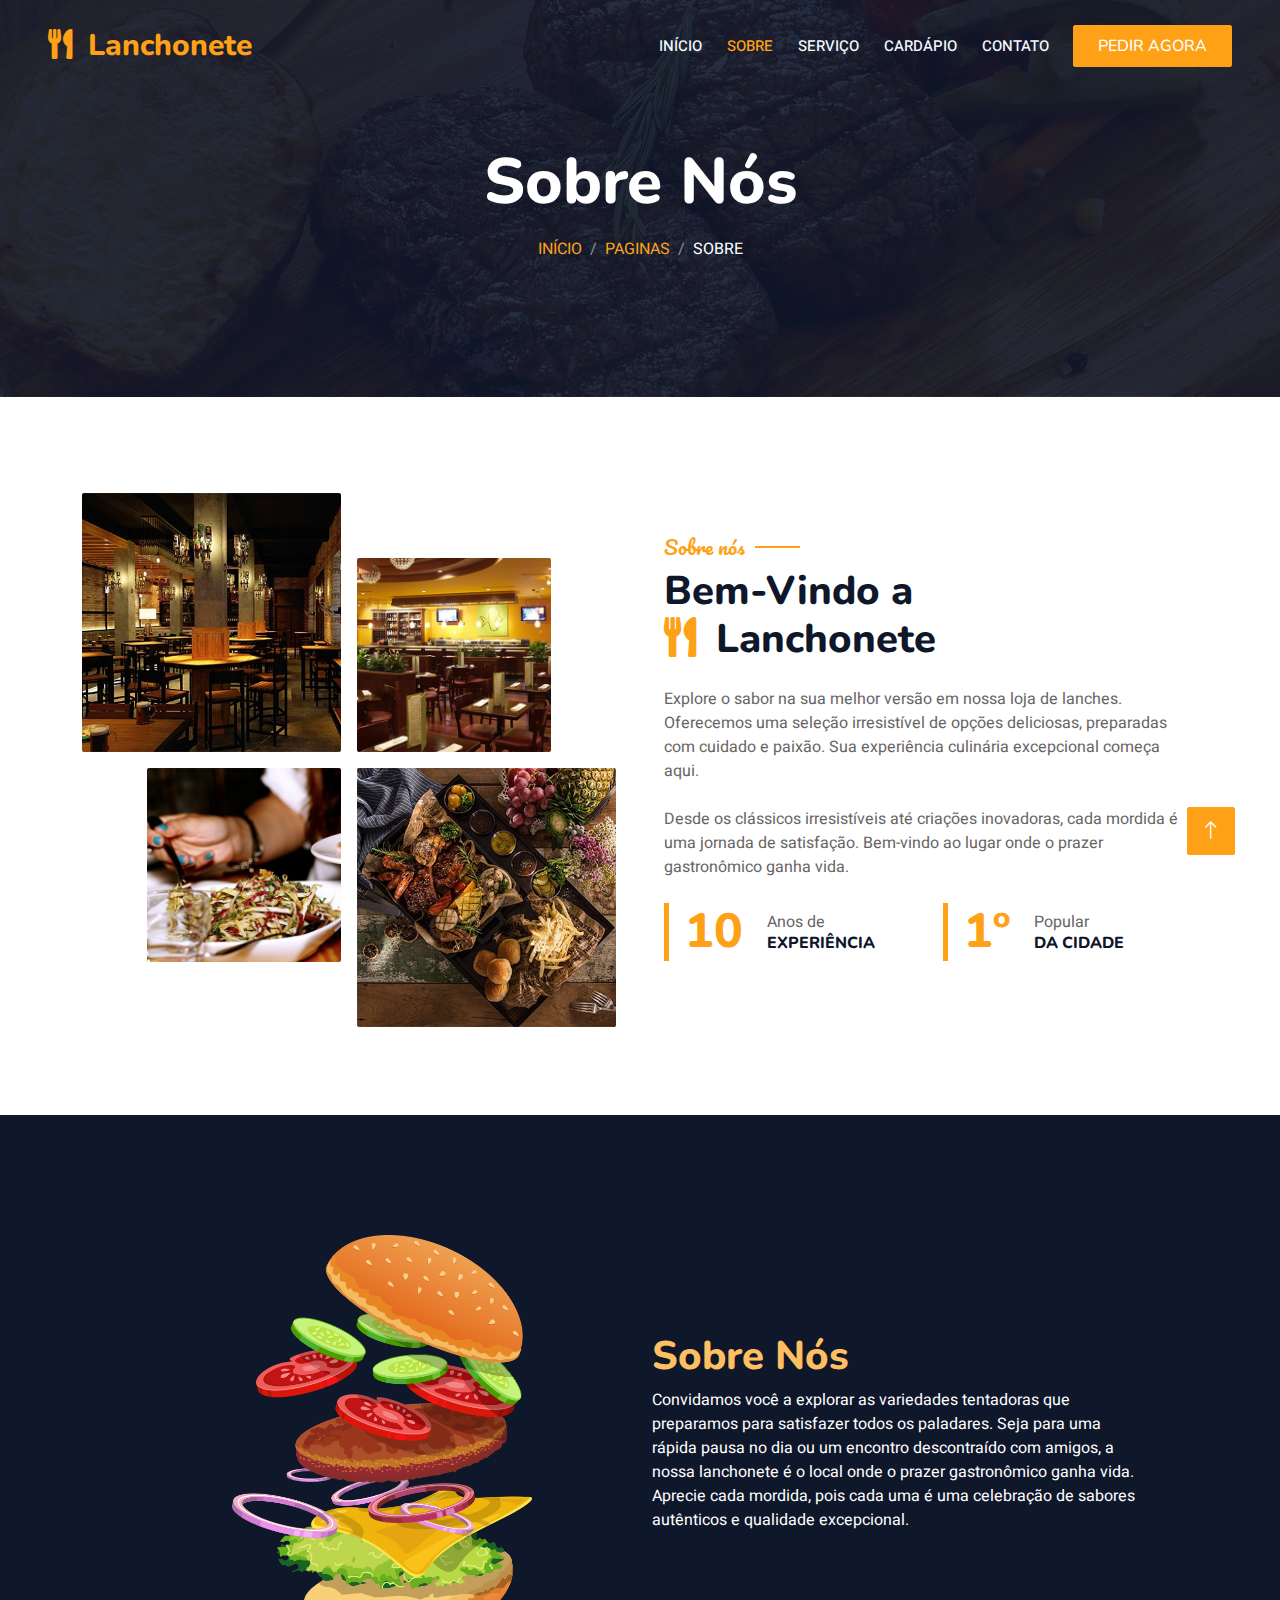
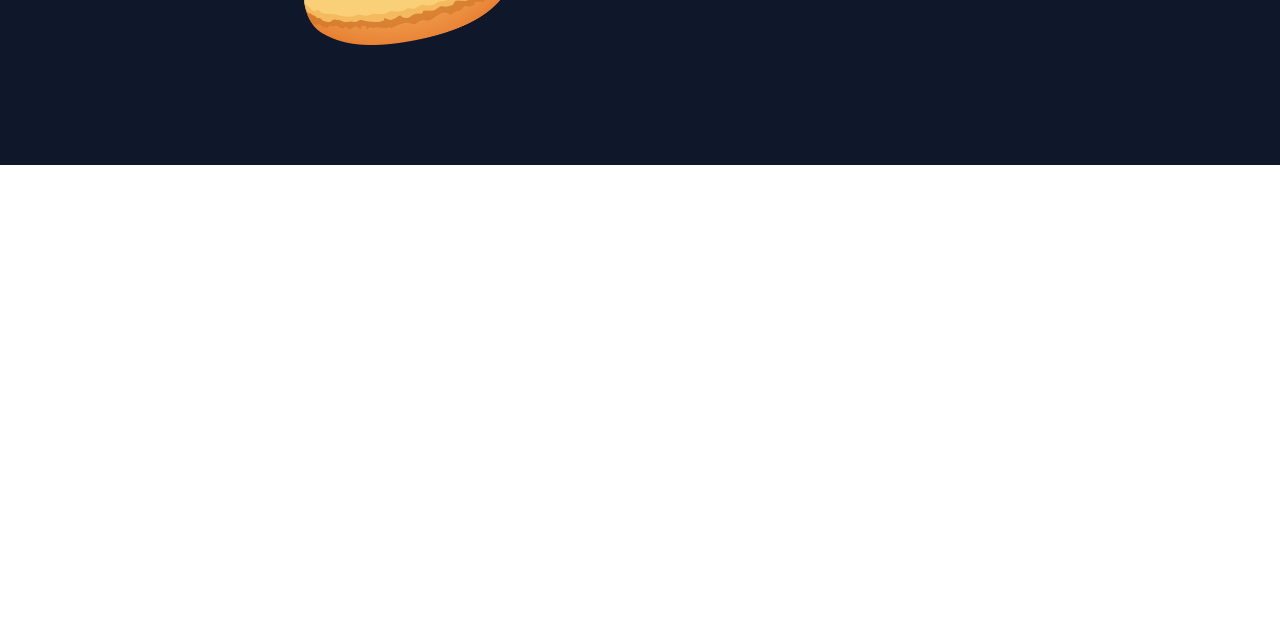
<file: about.html>
<!DOCTYPE html>
<html lang="en">

<head>
    <meta charset="utf-8">
    <title>Lanchonete - Sobre Nós</title>
    <meta content="width=device-width, initial-scale=1.0" name="viewport">
    <meta content="" name="keywords">
    <meta content="" name="description">

    <!-- Favicon -->
    <link href="img/favicon.png" rel="icon">

    <!-- Google Web Fonts -->
    <link rel="preconnect" href="https://fonts.googleapis.com">
    <link rel="preconnect" href="https://fonts.gstatic.com" crossorigin>
    <link href="https://fonts.googleapis.com/css2?family=Heebo:wght@400;500;600&family=Nunito:wght@600;700;800&family=Pacifico&display=swap" rel="stylesheet">

    <!-- Icon Font Stylesheet -->
    <link href="https://cdnjs.cloudflare.com/ajax/libs/font-awesome/5.10.0/css/all.min.css" rel="stylesheet">
    <link href="https://cdn.jsdelivr.net/npm/bootstrap-icons@1.4.1/font/bootstrap-icons.css" rel="stylesheet">

    <!-- Libraries Stylesheet -->
    <link href="lib/animate/animate.min.css" rel="stylesheet">
    <link href="lib/owlcarousel/assets/owl.carousel.min.css" rel="stylesheet">
    <link href="lib/tempusdominus/css/tempusdominus-bootstrap-4.min.css" rel="stylesheet" />

    <!-- Customized Bootstrap Stylesheet -->
    <link href="css/bootstrap.min.css" rel="stylesheet">

    <!-- Template Stylesheet -->
    <link href="css/style.css" rel="stylesheet">


    <!-- CSS -->
    <style scoped>

        .about_section {
            background: #0f172b;
            padding: 100px 0px;
            margin: 40px 0px 0px 0px;
            display: flex;
            align-items: center;
        }

        div.mt-5 {
            margin-top: 0px !important;
        }

        .about_section .row {
            width: 92.5%;
            display: flex;
            align-items: center;
            justify-content: center;
            margin: 0px auto;
        }

        .about_section .col-md-6 {
            margin: 20px 0px;
        }

        .about_section h2 {
            color: #febf61;
            font-size: 2.5em;
        }

        .about_section p {
            color: #fff;
        }

        .img-box {
            width: 100%;
            display: flex;
            justify-content: center;
        }

        .img-box img {
            width: 300px;
            height: auto;
        }

    </style>

</head>

<body>
    <div class="container-xxl bg-white p-0">
        <!-- Spinner Start -->
        <div id="spinner" class="show bg-white position-fixed translate-middle w-100 vh-100 top-50 start-50 d-flex align-items-center justify-content-center">
            <div class="spinner-border text-primary" style="width: 3rem; height: 3rem;" role="status">
                <span class="sr-only">Loading...</span>
            </div>
        </div>
        <!-- Spinner End -->


        <!-- Navbar & Hero Start -->
        <div class="container-xxl position-relative p-0">
            <nav class="navbar navbar-expand-lg navbar-dark bg-dark px-4 px-lg-5 py-3 py-lg-0">
                <a href="" class="navbar-brand p-0">
                    <h1 style="font-size: 30px;" class="text-primary m-0"><i class="fa fa-utensils me-3"></i>Lanchonete</h1>
                    <!-- <img src="img/logo.png" alt="Logo"> -->
                </a>
                <button class="navbar-toggler" type="button" data-bs-toggle="collapse" data-bs-target="#navbarCollapse">
                    <span class="fa fa-bars"></span>
                </button>
                <div class="collapse navbar-collapse" id="navbarCollapse">
                    <div class="navbar-nav ms-auto py-0 pe-4">
                        <a href="index.html" class="nav-item nav-link">Início</a>
                        <a href="about.html" class="nav-item nav-link active">Sobre</a>
                        <a href="service.html" class="nav-item nav-link">Serviço</a>
                        <a href="menu.html" class="nav-item nav-link">Cardápio</a>
                        <a href="contact.html" class="nav-item nav-link">Contato</a>
                    </div>
                    <a href="./form.html" class="btn btn-primary py-2 px-4">Pedir agora</a>
                </div>
            </nav>

            <div class="container-xxl py-5 bg-dark hero-header mb-5">
                <div class="container text-center my-5 pt-5 pb-4">
                    <h1 class="display-3 text-white mb-3 animated slideInDown">Sobre Nós</h1>
                    <nav aria-label="breadcrumb">
                        <ol class="breadcrumb justify-content-center text-uppercase">
                            <li class="breadcrumb-item"><a href="./index.html">Início</a></li>
                            <li class="breadcrumb-item"><a href="#">Paginas</a></li>
                            <li class="breadcrumb-item text-white active" aria-current="page">Sobre</li>
                        </ol>
                    </nav>
                </div>
            </div>
        </div>
        <!-- Navbar & Hero End -->


        <!-- About Start -->
        <div class="container-xxl py-5">
            <div class="container">
                <div class="row g-5 align-items-center">
                    <div class="col-lg-6">
                        <div class="row g-3">
                            <div class="col-6 text-start">
                                <img class="img-fluid rounded w-100 wow zoomIn" data-wow-delay="0.1s" src="img/about-1.jpg">
                            </div>
                            <div class="col-6 text-start">
                                <img class="img-fluid rounded w-75 wow zoomIn" data-wow-delay="0.3s" src="img/about-2.jpg" style="margin-top: 25%;">
                            </div>
                            <div class="col-6 text-end">
                                <img class="img-fluid rounded w-75 wow zoomIn" data-wow-delay="0.5s" src="img/about-3.jpg">
                            </div>
                            <div class="col-6 text-end">
                                <img class="img-fluid rounded w-100 wow zoomIn" data-wow-delay="0.7s" src="img/about-4.jpg">
                            </div>
                        </div>
                    </div>
                    <div class="col-lg-6">
                        <h5 class="section-title ff-secondary text-start text-primary fw-normal">Sobre nós</h5>
                        <h1 class="mb-4">Bem-Vindo a <br><i class="fa fa-utensils text-primary me-2"></i> Lanchonete</h1>
                        <p class="mb-4">Explore o sabor na sua melhor versão em nossa loja de lanches. Oferecemos uma seleção irresistível de opções deliciosas, preparadas com cuidado e paixão. Sua experiência culinária excepcional começa aqui.</p>
                        <p class="mb-4">Desde os clássicos irresistíveis até criações inovadoras, cada mordida é uma jornada de satisfação. Bem-vindo ao lugar onde o prazer gastronômico ganha vida.</p>
                        <div class="row g-4 mb-4">
                            <div class="col-sm-6">
                                <div class="d-flex align-items-center border-start border-5 border-primary px-3">
                                    <h1 class="flex-shrink-0 display-5 text-primary mb-0" data-toggle="counter-up">10</h1>
                                    <div class="ps-4">
                                        <p class="mb-0">Anos de</p>
                                        <h6 class="text-uppercase mb-0">Experiência</h6>
                                    </div>
                                </div>
                            </div>
                            <div class="col-sm-6">
                                <div class="d-flex align-items-center border-start border-5 border-primary px-3">
                                    <h1 class="flex-shrink-0 display-5 text-primary mb-0">1º</h1>
                                    <div class="ps-4">
                                        <p class="mb-0">Popular</p>
                                        <h6 class="text-uppercase mb-0">Da Cidade</h6>
                                    </div>
                                </div>
                            </div>
                        </div>
                        <!--<a class="btn btn-primary py-3 px-5 mt-2" href="">Saiba Mais</a>-->
                    </div>
                </div>
            </div>
        </div>
        <!-- About End -->

        <section class="about_section layout_padding">
            <div class="container">
        
              <div class="row">
                <div class="col-md-6 ">
                  <div class="img-box">
                    <img src="img/about-img.png" alt="">
                  </div>
                </div>
                <div class="col-md-6">
                  <div class="detail-box">
                    <div class="heading_container">
                      <h2>
                        Sobre Nós
                      </h2>
                    </div>
                    <p>
                        Convidamos você a explorar as variedades tentadoras que preparamos para satisfazer todos os paladares. Seja para uma rápida pausa no dia ou um encontro descontraído com amigos, a nossa lanchonete é o local onde o prazer gastronômico ganha vida. Aprecie cada mordida, pois cada uma é uma celebração de sabores autênticos e qualidade excepcional.
                    </p>
                    <!--<a href="">
                      Saiba Mais
                    </a>-->
                  </div>
                </div>
              </div>
            </div>
          </section>
        

        <!-- Footer Start -->
        <div class="container-fluid bg-dark text-light footer pt-5 mt-5 wow fadeIn" data-wow-delay="0.1s">
            <div class="container py-5">
                <div class="row g-5">
                    <div class="col-lg-3 col-md-6">
                        <h4 class="section-title ff-secondary text-start text-primary fw-normal mb-4">Empresa</h4>
                        <a class="btn btn-link" href="./about.html">Sobre Nós</a>
                        <a class="btn btn-link" href="./contact.html">Contato</a>
                        <a class="btn btn-link" href="./index.html#avaliacao">Avaliação</a>
                        <a class="btn btn-link" href="#">Política de Privacidade</a>
                        <a class="btn btn-link" href="#">Termos de Uso</a>
                    </div>
                    <div class="col-lg-3 col-md-6">
                        <h4 class="section-title ff-secondary text-start text-primary fw-normal mb-4">Contato</h4>
                        <p class="mb-2"><i class="fa fa-map-marker-alt me-3"></i>Rua, Cidade, Estado</p>
                        <p class="mb-2"><i class="fa fa-phone-alt me-3"></i>+55 (16) 12345-6789</p>
                        <p class="mb-2"><i class="fa fa-envelope me-3"></i>contato@gmail.com</p>
                        <div class="d-flex pt-2">
                            <a class="btn btn-outline-light btn-social" href=""><i class="fab fa-twitter"></i></a>
                            <a class="btn btn-outline-light btn-social" href=""><i class="fab fa-facebook-f"></i></a>
                            <a class="btn btn-outline-light btn-social" href=""><i class="fab fa-youtube"></i></a>
                            <a class="btn btn-outline-light btn-social" href=""><i class="fab fa-instagram"></i></a>
                        </div>
                    </div>
                    <div class="col-lg-3 col-md-6">
                        <h4 class="section-title ff-secondary text-start text-primary fw-normal mb-4">Horários</h4>
                        <h5 class="text-light fw-normal">Segunda a Sábado</h5>
                        <p>18:00 as 00:00</p>
                        <h5 class="text-light fw-normal">Domingo</h5>
                        <p>18:00 as 00:00</p>
                    </div>
                    <div class="col-lg-3 col-md-6">
                        <h4 class="section-title ff-secondary text-start text-primary fw-normal mb-4">Novidades</h4>
                        <p>Explore o melhor conteúdo diretamente na sua caixa de entrada com nossas novidades</p>
                        <div class="position-relative mx-auto" style="max-width: 400px;">
                            <input class="form-control border-primary w-100 py-3 ps-4 pe-5" type="text" placeholder="Seu email">
                            <button type="button" class="btn btn-primary py-2 position-absolute top-0 end-0 mt-2 me-2">Enviar</button>
                        </div>
                    </div>
                </div>
            </div>
            <div class="container">
                <div class="copyright">
                    <div class="row">
                        <div class="col-md-6 text-center text-md-start mb-3 mb-md-0">
                            &copy; <a class="border-bottom" href="https://lanchonet.netlify.app">lanchonet.netlify.app</a>, Todos Direitos Reservados. 
							
							<!--/*** This template is free as long as you keep the footer author’s credit link/attribution link/backlink. If you'd like to use the template without the footer author’s credit link/attribution link/backlink, you can purchase the Credit Removal License from "https://htmlcodex.com/credit-removal". Thank you for your support. ***/-->
							<br><br> Feito por <a class="border-bottom" href="https://tecvit.netlify.app" target="_blank">TecVit</a>
                        </div>
                        <div class="col-md-6 text-center text-md-end">
                            <div class="footer-menu">
                                <a href="./index.html">Início</a>
                                <a href="./about.html">Sobre Nós</a>
                                <a href="">Ajuda</a>
                            </div>
                        </div>
                    </div>
                </div>
            </div>
        </div>
        <!-- Footer End -->


        <!-- Back to Top -->
        <a href="#" class="btn btn-lg btn-primary btn-lg-square back-to-top"><i class="bi bi-arrow-up"></i></a>
    </div>

    <!-- JavaScript Libraries -->
    <script src="https://code.jquery.com/jquery-3.4.1.min.js"></script>
    <script src="https://cdn.jsdelivr.net/npm/bootstrap@5.0.0/dist/js/bootstrap.bundle.min.js"></script>
    <script src="lib/wow/wow.min.js"></script>
    <script src="lib/easing/easing.min.js"></script>
    <script src="lib/waypoints/waypoints.min.js"></script>
    <script src="lib/counterup/counterup.min.js"></script>
    <script src="lib/owlcarousel/owl.carousel.min.js"></script>
    <script src="lib/tempusdominus/js/moment.min.js"></script>
    <script src="lib/tempusdominus/js/moment-timezone.min.js"></script>
    <script src="lib/tempusdominus/js/tempusdominus-bootstrap-4.min.js"></script>

    <!-- Template Javascript -->
    <script src="js/main.js"></script>
</body>

</html>
</file>
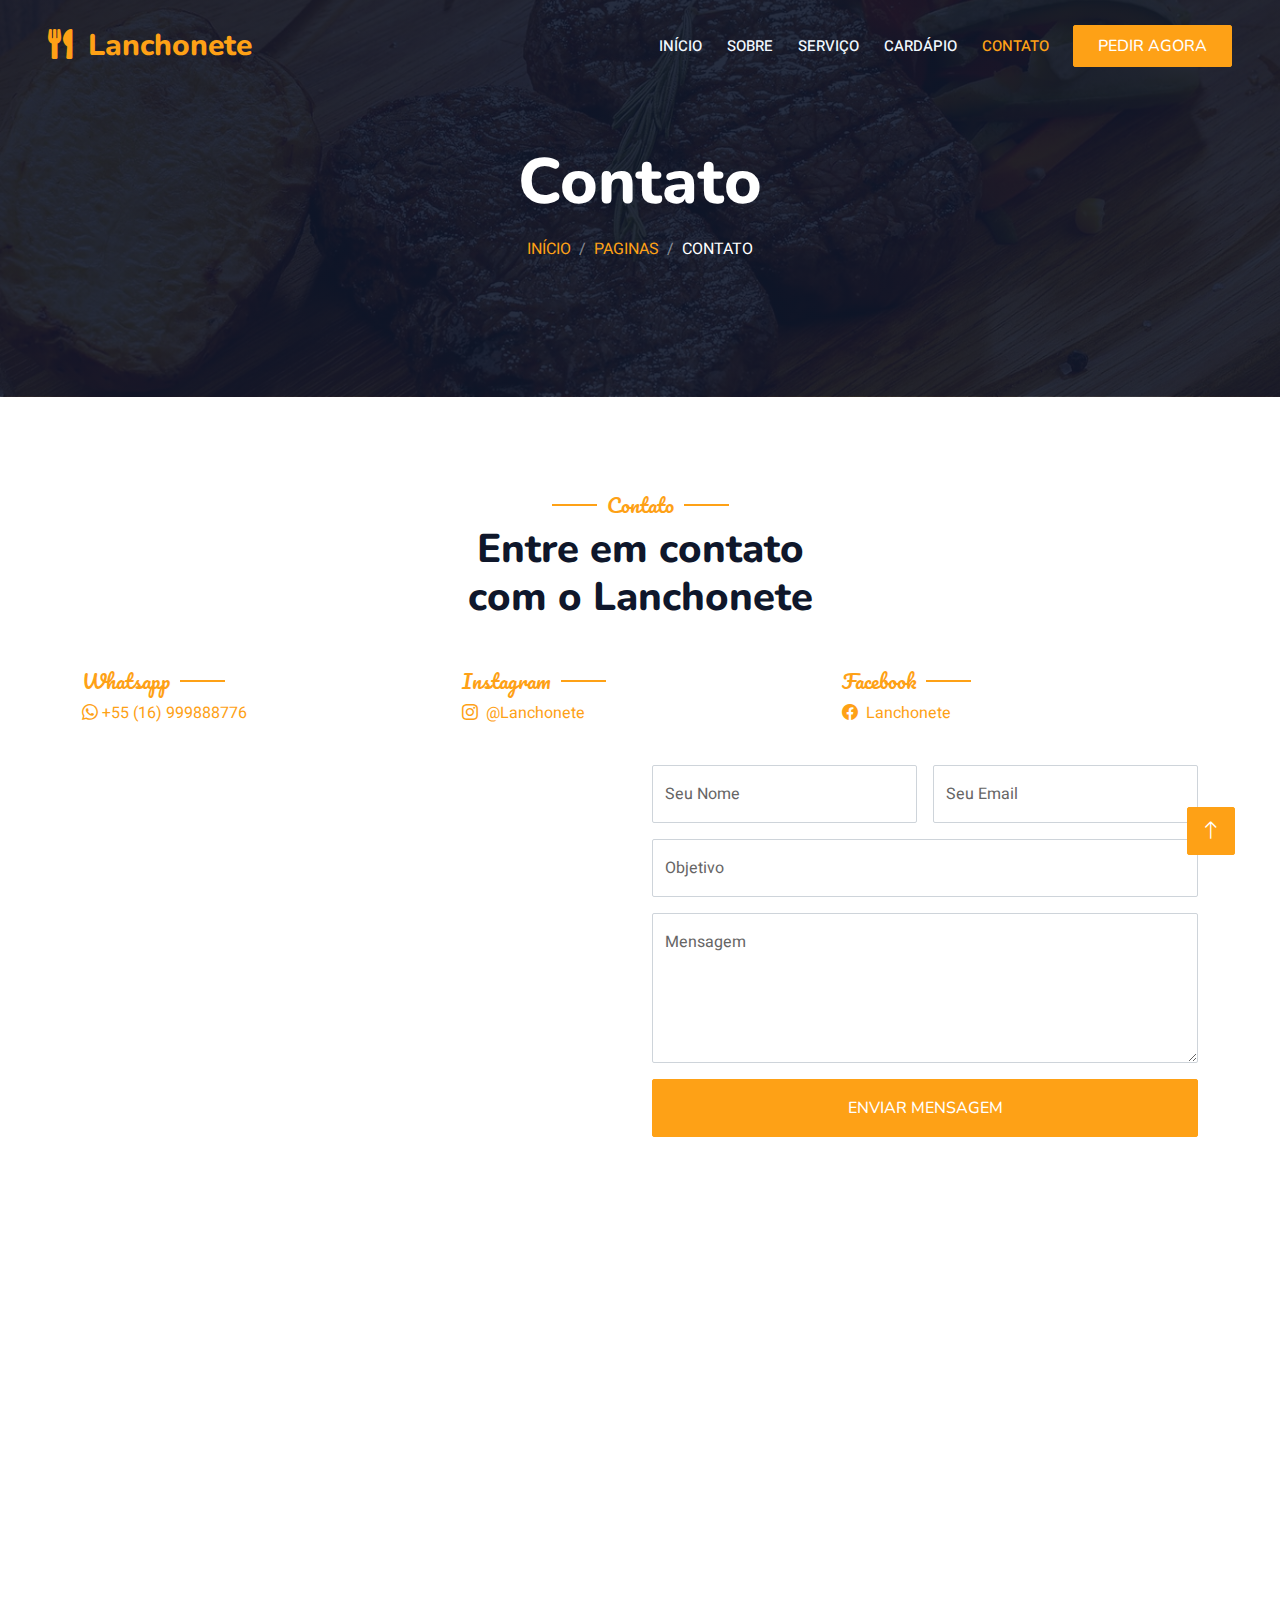
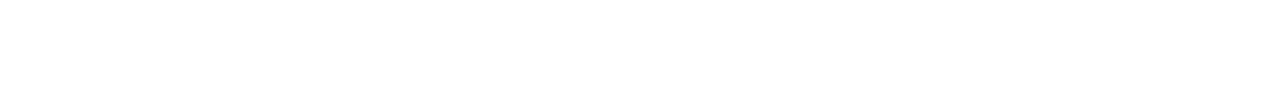
<file: contact.html>
<!DOCTYPE html>
<html lang="en">

<head>
    <meta charset="utf-8">
    <title>Lanchonete - Contato</title>
    <meta content="width=device-width, initial-scale=1.0" name="viewport">
    <meta content="" name="keywords">
    <meta content="" name="description">

    <!-- Favicon -->
    <link href="img/favicon.png" rel="icon">

    <!-- Google Web Fonts -->
    <link rel="preconnect" href="https://fonts.googleapis.com">
    <link rel="preconnect" href="https://fonts.gstatic.com" crossorigin>
    <link href="https://fonts.googleapis.com/css2?family=Heebo:wght@400;500;600&family=Nunito:wght@600;700;800&family=Pacifico&display=swap" rel="stylesheet">

    <!-- Icon Font Stylesheet -->
    <link href="https://cdnjs.cloudflare.com/ajax/libs/font-awesome/5.10.0/css/all.min.css" rel="stylesheet">
    <link href="https://cdn.jsdelivr.net/npm/bootstrap-icons@1.4.1/font/bootstrap-icons.css" rel="stylesheet">

    <!-- Libraries Stylesheet -->
    <link href="lib/animate/animate.min.css" rel="stylesheet">
    <link href="lib/owlcarousel/assets/owl.carousel.min.css" rel="stylesheet">
    <link href="lib/tempusdominus/css/tempusdominus-bootstrap-4.min.css" rel="stylesheet" />

    <!-- Customized Bootstrap Stylesheet -->
    <link href="css/bootstrap.min.css" rel="stylesheet">

    <!-- Template Stylesheet -->
    <link href="css/style.css" rel="stylesheet">
</head>

<body>
    <div class="container-xxl bg-white p-0">
        <!-- Spinner Start -->
        <div id="spinner" class="show bg-white position-fixed translate-middle w-100 vh-100 top-50 start-50 d-flex align-items-center justify-content-center">
            <div class="spinner-border text-primary" style="width: 3rem; height: 3rem;" role="status">
                <span class="sr-only">Loading...</span>
            </div>
        </div>
        <!-- Spinner End -->


        <!-- Navbar & Hero Start -->
        <div class="container-xxl position-relative p-0">
            <nav class="navbar navbar-expand-lg navbar-dark bg-dark px-4 px-lg-5 py-3 py-lg-0">
                <a href="" class="navbar-brand p-0">
                    <h1 style="font-size: 30px;" class="text-primary m-0"><i class="fa fa-utensils me-3"></i>Lanchonete</h1>
                    <!-- <img src="img/logo.png" alt="Logo"> -->
                </a>
                <button class="navbar-toggler" type="button" data-bs-toggle="collapse" data-bs-target="#navbarCollapse">
                    <span class="fa fa-bars"></span>
                </button>
                <div class="collapse navbar-collapse" id="navbarCollapse">
                    <div class="navbar-nav ms-auto py-0 pe-4">
                        <a href="index.html" class="nav-item nav-link">Início</a>
                        <a href="about.html" class="nav-item nav-link">Sobre</a>
                        <a href="service.html" class="nav-item nav-link">Serviço</a>
                        <a href="menu.html" class="nav-item nav-link">Cardápio</a>
                        <a href="contact.html" class="nav-item nav-link active">Contato</a>
                    </div>
                    <a href="./form.html" class="btn btn-primary py-2 px-4">Pedir agora</a>
                </div>
            </nav>

            <div class="container-xxl py-5 bg-dark hero-header mb-5">
                <div class="container text-center my-5 pt-5 pb-4">
                    <h1 class="display-3 text-white mb-3 animated slideInDown">Contato</h1>
                    <nav aria-label="breadcrumb">
                        <ol class="breadcrumb justify-content-center text-uppercase">
                            <li class="breadcrumb-item"><a href="./index.html">Início</a></li>
                            <li class="breadcrumb-item"><a href="#">Paginas</a></li>
                            <li class="breadcrumb-item text-white active" aria-current="page">Contato</li>
                        </ol>
                    </nav>
                </div>
            </div>
        </div>
        <!-- Navbar & Hero End -->


        <!-- Contact Start -->
        <div class="container-xxl py-5">
            <div class="container">
                <div class="text-center wow fadeInUp" data-wow-delay="0.1s">
                    <h5 class="section-title ff-secondary text-center text-primary fw-normal">Contato</h5>
                    <h1 class="mb-5">Entre em contato <br>com o Lanchonete</h1>
                </div>
                <div class="row g-4">
                    <div class="col-12">
                        <div class="row gy-4">
                            <div class="col-md-4">
                                <a href="">
                                    <h5 class="section-title ff-secondary fw-normal text-start text-primary">Whatsapp</h5>
                                    <p><i class="bi bi-whatsapp text-primary mfe-2"></i> +55 (16) 999888776</p>
                                </a>
                            </div>
                            <div class="col-md-4">
                                <a href="">
                                    <h5 class="section-title ff-secondary fw-normal text-start text-primary">Instagram</h5>
                                    <p><i class="bi bi-instagram text-primary me-2"></i>@Lanchonete</p>
                                </a>
                            </div>
                            <div class="col-md-4">
                                <a href="">
                                    <h5 class="section-title ff-secondary fw-normal text-start text-primary">Facebook</h5>
                                    <p><i class="bi bi-facebook text-primary me-2"></i>Lanchonete</p>
                                </a>
                            </div>
                        </div>
                    </div>
                    <div class="col-md-6 wow fadeIn" data-wow-delay="0.1s">
                        <iframe class="position-relative rounded w-100 h-100"
                            src="https://www.google.com/maps/embed?pb=!1m18!1m12!1m3!1d3001156.4288297426!2d-78.01371936852176!3d42.72876761954724!2m3!1f0!2f0!3f0!3m2!1i1024!2i768!4f13.1!3m3!1m2!1s0x4ccc4bf0f123a5a9%3A0xddcfc6c1de189567!2sNew%20York%2C%20USA!5e0!3m2!1sen!2sbd!4v1603794290143!5m2!1sen!2sbd"
                            frameborder="0" style="min-height: 350px; border:0;" allowfullscreen="" aria-hidden="false"
                            tabindex="0"></iframe>
                    </div>
                    <div class="col-md-6">
                        <div class="wow fadeInUp" data-wow-delay="0.2s">
                            <form>
                                <div class="row g-3">
                                    <div class="col-md-6">
                                        <div class="form-floating">
                                            <input type="text" class="form-control" id="name" placeholder="Seu Nome">
                                            <label for="name">Seu Nome</label>
                                        </div>
                                    </div>
                                    <div class="col-md-6">
                                        <div class="form-floating">
                                            <input type="email" class="form-control" id="email" placeholder="Your Email">
                                            <label for="email">Seu Email</label>
                                        </div>
                                    </div>
                                    <div class="col-12">
                                        <div class="form-floating">
                                            <input type="text" class="form-control" id="subject" placeholder="Subject">
                                            <label for="subject">Objetivo</label>
                                        </div>
                                    </div>
                                    <div class="col-12">
                                        <div class="form-floating">
                                            <textarea class="form-control" placeholder="Leave a message here" id="message" style="height: 150px"></textarea>
                                            <label for="message">Mensagem</label>
                                        </div>
                                    </div>
                                    <div class="col-12">
                                        <button class="btn btn-primary w-100 py-3" type="submit">Enviar Mensagem</button>
                                    </div>
                                </div>
                            </form>
                        </div>
                    </div>
                </div>
            </div>
        </div>
        <!-- Contact End -->


        <!-- Footer Start -->
        <div class="container-fluid bg-dark text-light footer pt-5 mt-5 wow fadeIn" data-wow-delay="0.1s">
            <div class="container py-5">
                <div class="row g-5">
                    <div class="col-lg-3 col-md-6">
                        <h4 class="section-title ff-secondary text-start text-primary fw-normal mb-4">Empresa</h4>
                        <a class="btn btn-link" href="./about.html">Sobre Nós</a>
                        <a class="btn btn-link" href="./contact.html">Contato</a>
                        <a class="btn btn-link" href="./index.html#avaliacao">Avaliação</a>
                        <a class="btn btn-link" href="#">Política de Privacidade</a>
                        <a class="btn btn-link" href="#">Termos de Uso</a>
                    </div>
                    <div class="col-lg-3 col-md-6">
                        <h4 class="section-title ff-secondary text-start text-primary fw-normal mb-4">Contato</h4>
                        <p class="mb-2"><i class="fa fa-map-marker-alt me-3"></i>Rua, Cidade, Estado</p>
                        <p class="mb-2"><i class="fa fa-phone-alt me-3"></i>+55 (16) 12345-6789</p>
                        <p class="mb-2"><i class="fa fa-envelope me-3"></i>contato@gmail.com</p>
                        <div class="d-flex pt-2">
                            <a class="btn btn-outline-light btn-social" href=""><i class="fab fa-twitter"></i></a>
                            <a class="btn btn-outline-light btn-social" href=""><i class="fab fa-facebook-f"></i></a>
                            <a class="btn btn-outline-light btn-social" href=""><i class="fab fa-youtube"></i></a>
                            <a class="btn btn-outline-light btn-social" href=""><i class="fab fa-instagram"></i></a>
                        </div>
                    </div>
                    <div class="col-lg-3 col-md-6">
                        <h4 class="section-title ff-secondary text-start text-primary fw-normal mb-4">Horários</h4>
                        <h5 class="text-light fw-normal">Segunda a Sábado</h5>
                        <p>18:00 as 00:00</p>
                        <h5 class="text-light fw-normal">Domingo</h5>
                        <p>18:00 as 00:00</p>
                    </div>
                    <div class="col-lg-3 col-md-6">
                        <h4 class="section-title ff-secondary text-start text-primary fw-normal mb-4">Novidades</h4>
                        <p>Explore o melhor conteúdo diretamente na sua caixa de entrada com nossas novidades</p>
                        <div class="position-relative mx-auto" style="max-width: 400px;">
                            <input class="form-control border-primary w-100 py-3 ps-4 pe-5" type="text" placeholder="Seu email">
                            <button type="button" class="btn btn-primary py-2 position-absolute top-0 end-0 mt-2 me-2">Enviar</button>
                        </div>
                    </div>
                </div>
            </div>
            <div class="container">
                <div class="copyright">
                    <div class="row">
                        <div class="col-md-6 text-center text-md-start mb-3 mb-md-0">
                            &copy; <a class="border-bottom" href="https://lanchonet.netlify.app">lanchonet.netlify.app</a>, Todos Direitos Reservados. 
							
							<!--/*** This template is free as long as you keep the footer author’s credit link/attribution link/backlink. If you'd like to use the template without the footer author’s credit link/attribution link/backlink, you can purchase the Credit Removal License from "https://htmlcodex.com/credit-removal". Thank you for your support. ***/-->
							<br><br> Feito por <a class="border-bottom" href="https://tecvit.netlify.app" target="_blank">TecVit</a>
                        </div>
                        <div class="col-md-6 text-center text-md-end">
                            <div class="footer-menu">
                                <a href="./index.html">Início</a>
                                <a href="./about.html">Sobre Nós</a>
                                <a href="">Ajuda</a>
                            </div>
                        </div>
                    </div>
                </div>
            </div>
        </div>
        <!-- Footer End -->


        <!-- Back to Top -->
        <a href="#" class="btn btn-lg btn-primary btn-lg-square back-to-top"><i class="bi bi-arrow-up"></i></a>
    </div>

    <!-- JavaScript Libraries -->
    <script src="https://code.jquery.com/jquery-3.4.1.min.js"></script>
    <script src="https://cdn.jsdelivr.net/npm/bootstrap@5.0.0/dist/js/bootstrap.bundle.min.js"></script>
    <script src="lib/wow/wow.min.js"></script>
    <script src="lib/easing/easing.min.js"></script>
    <script src="lib/waypoints/waypoints.min.js"></script>
    <script src="lib/counterup/counterup.min.js"></script>
    <script src="lib/owlcarousel/owl.carousel.min.js"></script>
    <script src="lib/tempusdominus/js/moment.min.js"></script>
    <script src="lib/tempusdominus/js/moment-timezone.min.js"></script>
    <script src="lib/tempusdominus/js/tempusdominus-bootstrap-4.min.js"></script>

    <!-- Template Javascript -->
    <script src="js/main.js"></script>
</body>

</html>
</file>
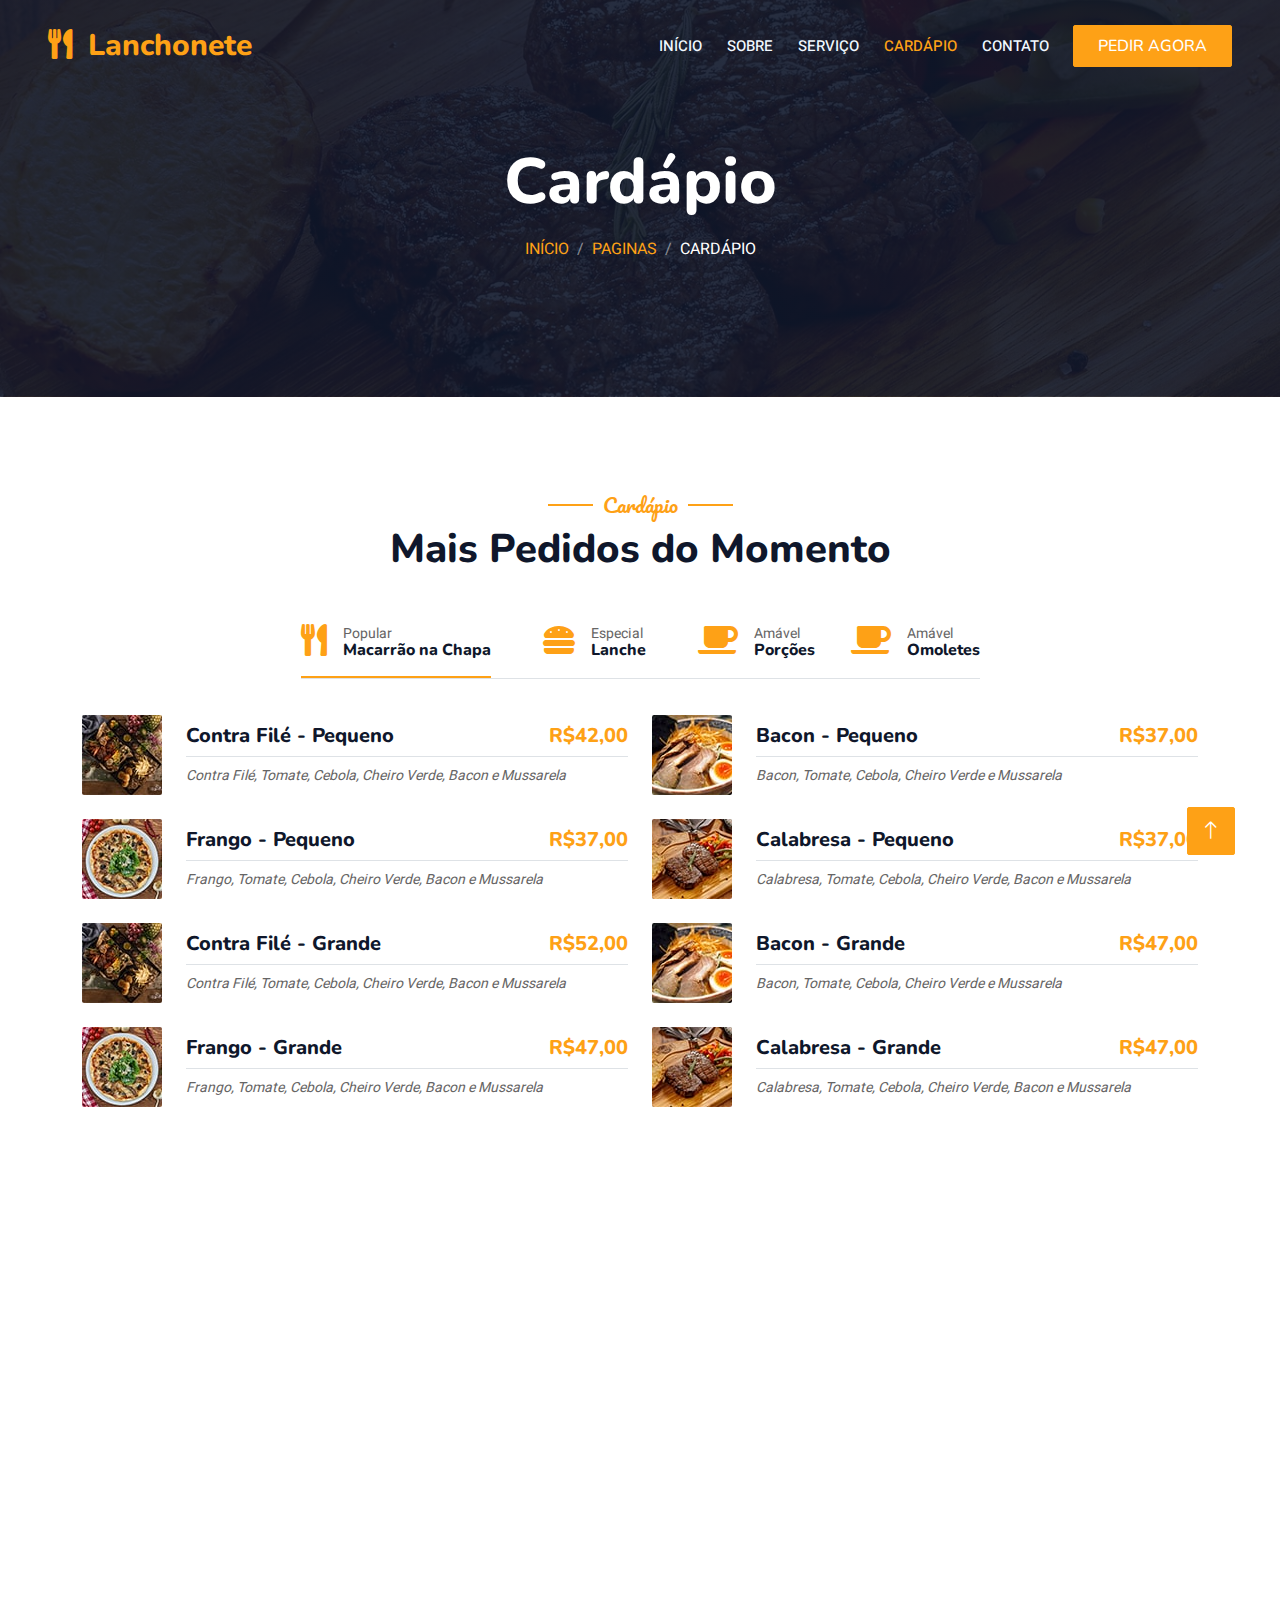
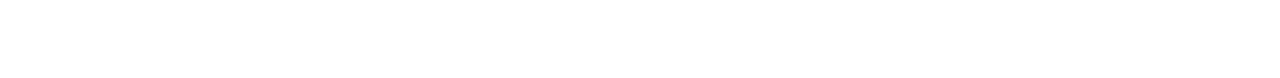
<file: menu.html>
<!DOCTYPE html>
<html lang="en">

<head>
    <meta charset="utf-8">
    <title>Lanchonete - Cardápio</title>
    <meta content="width=device-width, initial-scale=1.0" name="viewport">
    <meta content="" name="keywords">
    <meta content="" name="description">

    <!-- Favicon -->
    <link href="img/favicon.png" rel="icon">

    <!-- Google Web Fonts -->
    <link rel="preconnect" href="https://fonts.googleapis.com">
    <link rel="preconnect" href="https://fonts.gstatic.com" crossorigin>
    <link href="https://fonts.googleapis.com/css2?family=Heebo:wght@400;500;600&family=Nunito:wght@600;700;800&family=Pacifico&display=swap" rel="stylesheet">

    <!-- Icon Font Stylesheet -->
    <link href="https://cdnjs.cloudflare.com/ajax/libs/font-awesome/5.10.0/css/all.min.css" rel="stylesheet">
    <link href="https://cdn.jsdelivr.net/npm/bootstrap-icons@1.4.1/font/bootstrap-icons.css" rel="stylesheet">

    <!-- Libraries Stylesheet -->
    <link href="lib/animate/animate.min.css" rel="stylesheet">
    <link href="lib/owlcarousel/assets/owl.carousel.min.css" rel="stylesheet">
    <link href="lib/tempusdominus/css/tempusdominus-bootstrap-4.min.css" rel="stylesheet" />

    <!-- Customized Bootstrap Stylesheet -->
    <link href="css/bootstrap.min.css" rel="stylesheet">

    <!-- Template Stylesheet -->
    <link href="css/style.css" rel="stylesheet">

    <!-- CSS -->
    <style scoped>

        .col-lg-6 {
            padding-top: 12px;
            padding-bottom: 12px;
            margin: 0px;
        }

        .col-lg-6:hover {
            background: #ccc;
            cursor: pointer;
            transition: all .1s linear;
        }

        .nav-pills {
            gap: 20px;
        }

    </style>

</head>

<body>
    <div class="container-xxl bg-white p-0">
        <!-- Spinner Start -->
        <div id="spinner" class="show bg-white position-fixed translate-middle w-100 vh-100 top-50 start-50 d-flex align-items-center justify-content-center">
            <div class="spinner-border text-primary" style="width: 3rem; height: 3rem;" role="status">
                <span class="sr-only">Loading...</span>
            </div>
        </div>
        <!-- Spinner End -->


        <!-- Navbar & Hero Start -->
        <div class="container-xxl position-relative p-0">
            <nav class="navbar navbar-expand-lg navbar-dark bg-dark px-4 px-lg-5 py-3 py-lg-0">
                <a href="" class="navbar-brand p-0">
                    <h1 style="font-size: 30px;" class="text-primary m-0"><i class="fa fa-utensils me-3"></i>Lanchonete</h1>
                    <!-- <img src="img/logo.png" alt="Logo"> -->
                </a>
                <button class="navbar-toggler" type="button" data-bs-toggle="collapse" data-bs-target="#navbarCollapse">
                    <span class="fa fa-bars"></span>
                </button>
                <div class="collapse navbar-collapse" id="navbarCollapse">
                    <div class="navbar-nav ms-auto py-0 pe-4">
                        <a href="index.html" class="nav-item nav-link">Início</a>
                        <a href="about.html" class="nav-item nav-link">Sobre</a>
                        <a href="service.html" class="nav-item nav-link">Serviço</a>
                        <a href="menu.html" class="nav-item nav-link active">Cardápio</a>
                        <a href="contact.html" class="nav-item nav-link">Contato</a>
                    </div>
                    <a href="./form.html" class="btn btn-primary py-2 px-4">Pedir agora</a>
                </div>
            </nav>

            <div class="container-xxl py-5 bg-dark hero-header mb-5">
                <div class="container text-center my-5 pt-5 pb-4">
                    <h1 class="display-3 text-white mb-3 animated slideInDown">Cardápio</h1>
                    <nav aria-label="breadcrumb">
                        <ol class="breadcrumb justify-content-center text-uppercase">
                            <li class="breadcrumb-item"><a href="./index.html">Início</a></li>
                            <li class="breadcrumb-item"><a href="#">Paginas</a></li>
                            <li class="breadcrumb-item text-white active" aria-current="page">Cardápio</li>
                        </ol>
                    </nav>
                </div>
            </div>
        </div>
        <!-- Navbar & Hero End -->


        <!-- Menu Start -->
        <div class="container-xxl py-5">
            <div class="container">
                <div class="text-center wow fadeInUp" data-wow-delay="0.1s">
                    <h5 class="section-title ff-secondary text-center text-primary fw-normal">Cardápio</h5>
                    <h1 class="mb-5">Mais Pedidos do Momento</h1>
                </div>
                <div class="tab-class text-center wow fadeInUp" data-wow-delay="0.1s">
                    <ul class="nav nav-pills d-inline-flex justify-content-center border-bottom mb-5">
                        <li class="nav-item">
                            <a class="d-flex align-items-center text-start mx-3 ms-0 pb-3 active" data-bs-toggle="pill" href="#tab-1">
                                <i class="fa fa-utensils fa-2x text-primary"></i>
                                <div class="ps-3">
                                    <small class="text-body">Popular</small>
                                    <h6 class="mt-n1 mb-0">Macarrão na Chapa</h6>
                                </div>
                            </a>
                        </li>
                        <li class="nav-item">
                            <a class="d-flex align-items-center text-start mx-3 pb-3" data-bs-toggle="pill" href="#tab-2">
                                <i class="fa fa-hamburger fa-2x text-primary"></i>
                                <div class="ps-3">
                                    <small class="text-body">Especial</small>
                                    <h6 class="mt-n1 mb-0">Lanche</h6>
                                </div>
                            </a>
                        </li>
                        <li class="nav-item">
                            <a class="d-flex align-items-center text-start mx-3 me-0 pb-3" data-bs-toggle="pill" href="#tab-3">
                                <i class="fa fa-coffee fa-2x text-primary"></i>
                                <div class="ps-3">
                                    <small class="text-body">Amável</small>
                                    <h6 class="mt-n1 mb-0">Porções</h6>
                                </div>
                            </a>
                        </li>
                        <li class="nav-item">
                            <a class="d-flex align-items-center text-start mx-3 me-0 pb-3" data-bs-toggle="pill" href="#tab-4">
                                <i class="fa fa-coffee fa-2x text-primary"></i>
                                <div class="ps-3">
                                    <small class="text-body">Amável</small>
                                    <h6 class="mt-n1 mb-0">Omoletes</h6>
                                </div>
                            </a>
                        </li>
                    </ul>
                    
                    <!-- MACARRÃO NA CHAPA -->
                    <div class="tab-content">
                        <div id="tab-1" class="tab-pane fade show p-0 active">
                            <div class="row g-4">
                                <div onclick="fazerPedidoMacarrao('Contra Filé', 'Pequeno', '42.00')" class="col-lg-6">
                                    <div class="d-flex align-items-center">
                                        <img class="flex-shrink-0 img-fluid rounded" src="img/menu-1.jpg" alt="" style="width: 80px;">
                                        <div class="w-100 d-flex flex-column text-start ps-4">
                                            <h5 class="d-flex justify-content-between border-bottom pb-2">
                                                <span>Contra Filé - Pequeno</span>
                                                <span class="text-primary">R$42,00</span>
                                            </h5>
                                            <small class="fst-italic">Contra Filé, Tomate, Cebola, Cheiro Verde, Bacon e Mussarela</small>
                                        </div>
                                    </div>
                                </div>
                                <div onclick="fazerPedidoMacarrao('Bacon', 'Pequeno', '37.00')" class="col-lg-6">
                                    <div class="d-flex align-items-center">
                                        <img class="flex-shrink-0 img-fluid rounded" src="img/menu-2.jpg" alt="" style="width: 80px;">
                                        <div class="w-100 d-flex flex-column text-start ps-4">
                                            <h5 class="d-flex justify-content-between border-bottom pb-2">
                                                <span>Bacon - Pequeno</span>
                                                <span class="text-primary">R$37,00</span>
                                            </h5>
                                            <small class="fst-italic">Bacon, Tomate, Cebola, Cheiro Verde e Mussarela</small>
                                        </div>
                                    </div>
                                </div>
                                <div onclick="fazerPedidoMacarrao('Frango', 'Pequeno', '37.00')" class="col-lg-6">
                                    <div class="d-flex align-items-center">
                                        <img class="flex-shrink-0 img-fluid rounded" src="img/menu-3.jpg" alt="" style="width: 80px;">
                                        <div class="w-100 d-flex flex-column text-start ps-4">
                                            <h5 class="d-flex justify-content-between border-bottom pb-2">
                                                <span>Frango - Pequeno</span>
                                                <span class="text-primary">R$37,00</span>
                                            </h5>
                                            <small class="fst-italic">Frango, Tomate, Cebola, Cheiro Verde, Bacon e Mussarela</small>
                                        </div>
                                    </div>
                                </div>
                                <div onclick="fazerPedidoMacarrao('Calabresa', 'Pequeno', '37.00')" class="col-lg-6">
                                    <div class="d-flex align-items-center">
                                        <img class="flex-shrink-0 img-fluid rounded" src="img/menu-4.jpg" alt="" style="width: 80px;">
                                        <div class="w-100 d-flex flex-column text-start ps-4">
                                            <h5 class="d-flex justify-content-between border-bottom pb-2">
                                                <span>Calabresa - Pequeno</span>
                                                <span class="text-primary">R$37,00</span>
                                            </h5>
                                            <small class="fst-italic">Calabresa, Tomate, Cebola, Cheiro Verde, Bacon e Mussarela</small>
                                        </div>
                                    </div>
                                </div>
                                <div onclick="fazerPedidoMacarrao('Contra Filé', 'Grande', '52.00')" class="col-lg-6">
                                    <div class="d-flex align-items-center">
                                        <img class="flex-shrink-0 img-fluid rounded" src="img/menu-1.jpg" alt="" style="width: 80px;">
                                        <div class="w-100 d-flex flex-column text-start ps-4">
                                            <h5 class="d-flex justify-content-between border-bottom pb-2">
                                                <span>Contra Filé - Grande</span>
                                                <span class="text-primary">R$52,00</span>
                                            </h5>
                                            <small class="fst-italic">Contra Filé, Tomate, Cebola, Cheiro Verde, Bacon e Mussarela</small>
                                        </div>
                                    </div>
                                </div>
                                <div onclick="fazerPedidoMacarrao('Bacon', 'Grande', '47.00')" class="col-lg-6">
                                    <div class="d-flex align-items-center">
                                        <img class="flex-shrink-0 img-fluid rounded" src="img/menu-2.jpg" alt="" style="width: 80px;">
                                        <div class="w-100 d-flex flex-column text-start ps-4">
                                            <h5 class="d-flex justify-content-between border-bottom pb-2">
                                                <span>Bacon - Grande</span>
                                                <span class="text-primary">R$47,00</span>
                                            </h5>
                                            <small class="fst-italic">Bacon, Tomate, Cebola, Cheiro Verde e Mussarela</small>
                                        </div>
                                    </div>
                                </div>
                                <div onclick="fazerPedidoMacarrao('Frango', 'Grande', '47.00')" class="col-lg-6">
                                    <div class="d-flex align-items-center">
                                        <img class="flex-shrink-0 img-fluid rounded" src="img/menu-3.jpg" alt="" style="width: 80px;">
                                        <div class="w-100 d-flex flex-column text-start ps-4">
                                            <h5 class="d-flex justify-content-between border-bottom pb-2">
                                                <span>Frango - Grande</span>
                                                <span class="text-primary">R$47,00</span>
                                            </h5>
                                            <small class="fst-italic">Frango, Tomate, Cebola, Cheiro Verde, Bacon e Mussarela</small>
                                        </div>
                                    </div>
                                </div>
                                <div onclick="fazerPedidoMacarrao('Calabresa', 'Grande', '47.00')" class="col-lg-6">
                                    <div class="d-flex align-items-center">
                                        <img class="flex-shrink-0 img-fluid rounded" src="img/menu-4.jpg" alt="" style="width: 80px;">
                                        <div class="w-100 d-flex flex-column text-start ps-4">
                                            <h5 class="d-flex justify-content-between border-bottom pb-2">
                                                <span>Calabresa - Grande</span>
                                                <span class="text-primary">R$47,00</span>
                                            </h5>
                                            <small class="fst-italic">Calabresa, Tomate, Cebola, Cheiro Verde, Bacon e Mussarela</small>
                                        </div>
                                    </div>
                                </div>
                            </div>
                        </div>

                        <!-- LANCHES -->
                        <div id="tab-2" class="tab-pane fade show p-0">
                            <div class="row g-4">
                                <div onclick="fazerPedidoLanche('Hot Dog Tradicional', '6.00')" class="col-lg-6">
                                    <div class="d-flex align-items-center">
                                        <img class="flex-shrink-0 img-fluid rounded" src="img/menu-1.jpg" alt="" style="width: 80px;">
                                        <div class="w-100 d-flex flex-column text-start ps-4">
                                            <h5 class="d-flex justify-content-between border-bottom pb-2">
                                                <span>Hot Dog Tradicional</span>
                                                <span class="text-primary">R$6,00</span>
                                            </h5>
                                            <small class="fst-italic">Pão, Molho, Batata e Salsicha</small>
                                        </div>
                                    </div>
                                </div>
                                <div onclick="fazerPedidoLanche('Hot Dog Especial', '9.00')" class="col-lg-6">
                                    <div class="d-flex align-items-center">
                                        <img class="flex-shrink-0 img-fluid rounded" src="img/menu-2.jpg" alt="" style="width: 80px;">
                                        <div class="w-100 d-flex flex-column text-start ps-4">
                                            <h5 class="d-flex justify-content-between border-bottom pb-2">
                                                <span>Hot Dog Especial</span>
                                                <span class="text-primary">R$9,00</span>
                                            </h5>
                                            <small class="fst-italic">Pão, Molho, Batata, Salsicha e Hambúrguer</small>
                                        </div>
                                    </div>
                                </div>
                                <div onclick="fazerPedidoLanche('X-Burguer', '14.00')" class="col-lg-6">
                                    <div class="d-flex align-items-center">
                                        <img class="flex-shrink-0 img-fluid rounded" src="img/menu-3.jpg" alt="" style="width: 80px;">
                                        <div class="w-100 d-flex flex-column text-start ps-4">
                                            <h5 class="d-flex justify-content-between border-bottom pb-2">
                                                <span>X-Burguer</span>
                                                <span class="text-primary">R$14,00</span>
                                            </h5>
                                            <small class="fst-italic">Pão, Molho, Batata, Hambúrguer e Mussarela</small>
                                        </div>
                                    </div>
                                </div>
                                <div onclick="fazerPedidoLanche('X-Salada', '15.00')" class="col-lg-6">
                                    <div class="d-flex align-items-center">
                                        <img class="flex-shrink-0 img-fluid rounded" src="img/menu-4.jpg" alt="" style="width: 80px;">
                                        <div class="w-100 d-flex flex-column text-start ps-4">
                                            <h5 class="d-flex justify-content-between border-bottom pb-2">
                                                <span>X-Salada</span>
                                                <span class="text-primary">R$15,00</span>
                                            </h5>
                                            <small class="fst-italic">Pão, Molho, Batata, Hambúrguer, Mussarela, Alface, Tomate, Cebola, Requeijão e Bacon</small>
                                        </div>
                                    </div>
                                </div>
                                <div onclick="fazerPedidoLanche('Misto', '17.00')" class="col-lg-6">
                                    <div class="d-flex align-items-center">
                                        <img class="flex-shrink-0 img-fluid rounded" src="img/menu-5.jpg" alt="" style="width: 80px;">
                                        <div class="w-100 d-flex flex-column text-start ps-4">
                                            <h5 class="d-flex justify-content-between border-bottom pb-2">
                                                <span>Misto</span>
                                                <span class="text-primary">R$17,00</span>
                                            </h5>
                                            <small class="fst-italic">Pão, Maionese, Presunto, Mussarela e Tomate</small>
                                        </div>
                                    </div>
                                </div>
                                <div onclick="fazerPedidoLanche('X-Egg', '17.00')" class="col-lg-6">
                                    <div class="d-flex align-items-center">
                                        <img class="flex-shrink-0 img-fluid rounded" src="img/menu-6.jpg" alt="" style="width: 80px;">
                                        <div class="w-100 d-flex flex-column text-start ps-4">
                                            <h5 class="d-flex justify-content-between border-bottom pb-2">
                                                <span>X-Egg</span>
                                                <span class="text-primary">R$17,00</span>
                                            </h5>
                                            <small class="fst-italic">Pão, Molho, Batata, Hambúrguer, Mussarela, Alface, Tomate, Cebola, Requeijão, Bacon e Ovo</small>
                                        </div>
                                    </div>
                                </div>
                                <div onclick="fazerPedidoLanche('X-Salada Duplo', '18.00')" class="col-lg-6">
                                    <div class="d-flex align-items-center">
                                        <img class="flex-shrink-0 img-fluid rounded" src="img/menu-7.jpg" alt="" style="width: 80px;">
                                        <div class="w-100 d-flex flex-column text-start ps-4">
                                            <h5 class="d-flex justify-content-between border-bottom pb-2">
                                                <span>X-Salada Duplo</span>
                                                <span class="text-primary">R$18,00</span>
                                            </h5>
                                            <small class="fst-italic">Pão, Molho, Batata, 2 Hambúrgueres, Mussarela, Alface, Tomate, Cebola, Requeijão e Bacon</small>
                                        </div>
                                    </div>
                                </div>
                                <div onclick="fazerPedidoLanche('X-Calabresa', '20.00')" class="col-lg-6">
                                    <div class="d-flex align-items-center">
                                        <img class="flex-shrink-0 img-fluid rounded" src="img/menu-8.jpg" alt="" style="width: 80px;">
                                        <div class="w-100 d-flex flex-column text-start ps-4">
                                            <h5 class="d-flex justify-content-between border-bottom pb-2">
                                                <span>X-Calabresa</span>
                                                <span class="text-primary">R$20,00</span>
                                            </h5>
                                            <small class="fst-italic">Pão, Molho, Batata, Hambúrguer, Calabresa, Mussarela, Alface, Tomate, Cebola, Requeijão e Bacon</small>
                                        </div>
                                    </div>
                                </div>
                                <div onclick="fazerPedidoLanche('X-Tudo', '20.00')" class="col-lg-6">
                                    <div class="d-flex align-items-center">
                                        <img class="flex-shrink-0 img-fluid rounded" src="img/menu-1.jpg" alt="" style="width: 80px;">
                                        <div class="w-100 d-flex flex-column text-start ps-4">
                                            <h5 class="d-flex justify-content-between border-bottom pb-2">
                                                <span>X-Tudo</span>
                                                <span class="text-primary">R$20,00</span>
                                            </h5>
                                            <small class="fst-italic">Pão, Molho, Batata, Hambúrguer, Mussarela, Alface, Tomate, Cebola, Requeijão, Bacon, Ovo e Salsicha</small>
                                        </div>
                                    </div>
                                </div>
                                <div onclick="fazerPedidoLanche('X-Calabresa Egg', '21.00')" class="col-lg-6">
                                    <div class="d-flex align-items-center">
                                        <img class="flex-shrink-0 img-fluid rounded" src="img/menu-2.jpg" alt="" style="width: 80px;">
                                        <div class="w-100 d-flex flex-column text-start ps-4">
                                            <h5 class="d-flex justify-content-between border-bottom pb-2">
                                                <span>X-Calabresa Egg</span>
                                                <span class="text-primary">R$21,00</span>
                                            </h5>
                                            <small class="fst-italic">Pão, Molho, Batata, Hambúrguer, Calabresa, Mussarela, Alface, Tomate, Cebola, Requeijão, Bacon e Ovo</small>
                                        </div>
                                    </div>
                                </div>
                                <div onclick="fazerPedidoLanche('X-Calabresa Tudo', '22.00')" class="col-lg-6">
                                    <div class="d-flex align-items-center">
                                        <img class="flex-shrink-0 img-fluid rounded" src="img/menu-3.jpg" alt="" style="width: 80px;">
                                        <div class="w-100 d-flex flex-column text-start ps-4">
                                            <h5 class="d-flex justify-content-between border-bottom pb-2">
                                                <span>X-Calabresa Tudo</span>
                                                <span class="text-primary">R$22,00</span>
                                            </h5>
                                            <small class="fst-italic">Pão, Molho, Batata, Hambúrguer, Calabresa, Mussarela, Alface, Tomate, Cebola, Requeijão, Bacon, Ovo e Salsicha</small>
                                        </div>
                                    </div>
                                </div>
                                <div onclick="fazerPedidoLanche('X-Tudo Duplo', '25.00')" class="col-lg-6">
                                    <div class="d-flex align-items-center">
                                        <img class="flex-shrink-0 img-fluid rounded" src="img/menu-4.jpg" alt="" style="width: 80px;">
                                        <div class="w-100 d-flex flex-column text-start ps-4">
                                            <h5 class="d-flex justify-content-between border-bottom pb-2">
                                                <span>X-Tudo Duplo</span>
                                                <span class="text-primary">R$25,00</span>
                                            </h5>
                                            <small class="fst-italic">Pão, Molho, Batata, 2 Hambúrgueres, Mussarela, Alface, Tomate, Cebola, Requeijão, Bacon, 2 Ovos e 2 Salsichas</small>
                                        </div>
                                    </div>
                                </div>
                                <div onclick="fazerPedidoLanche('X-Frango', '25.00')" class="col-lg-6">
                                    <div class="d-flex align-items-center">
                                        <img class="flex-shrink-0 img-fluid rounded" src="img/menu-5.jpg" alt="" style="width: 80px;">
                                        <div class="w-100 d-flex flex-column text-start ps-4">
                                            <h5 class="d-flex justify-content-between border-bottom pb-2">
                                                <span>X-Frango</span>
                                                <span class="text-primary">R$25,00</span>
                                            </h5>
                                            <small class="fst-italic">Pão, Molho, Batata, Frango, Mussarela, Alface, Tomate, Cebola, Requeijão e Bacon</small>
                                        </div>
                                    </div>
                                </div>
                                <div onclick="fazerPedidoLanche('X-Bacon', '25.00')" class="col-lg-6">
                                    <div class="d-flex align-items-center">
                                        <img class="flex-shrink-0 img-fluid rounded" src="img/menu-6.jpg" alt="" style="width: 80px;">
                                        <div class="w-100 d-flex flex-column text-start ps-4">
                                            <h5 class="d-flex justify-content-between border-bottom pb-2">
                                                <span>X-Bacon</span>
                                                <span class="text-primary">R$25,00</span>
                                            </h5>
                                            <small class="fst-italic">Pão, Molho, Batata, Hambúrguer, Mussarela, Alface, Tomate, Cebola, Requeijão e Bacon</small>
                                        </div>
                                    </div>
                                </div>
                                <div onclick="fazerPedidoLanche('X-Contra Filé', '25.00')" class="col-lg-6">
                                    <div class="d-flex align-items-center">
                                        <img class="flex-shrink-0 img-fluid rounded" src="img/menu-7.jpg" alt="" style="width: 80px;">
                                        <div class="w-100 d-flex flex-column text-start ps-4">
                                            <h5 class="d-flex justify-content-between border-bottom pb-2">
                                                <span>X-Contra Filé</span>
                                                <span class="text-primary">R$25,00</span>
                                            </h5>
                                            <small class="fst-italic">Pão, Molho, Batata, Contra Filé, Mussarela, Alface, Tomate, Cebola, Requeijão e Bacon</small>
                                        </div>
                                    </div>
                                </div>
                                <div onclick="fazerPedidoLanche('X-Frango Egg', '26.00')" class="col-lg-6">
                                    <div class="d-flex align-items-center">
                                        <img class="flex-shrink-0 img-fluid rounded" src="img/menu-8.jpg" alt="" style="width: 80px;">
                                        <div class="w-100 d-flex flex-column text-start ps-4">
                                            <h5 class="d-flex justify-content-between border-bottom pb-2">
                                                <span>X-Frango Egg</span>
                                                <span class="text-primary">R$26,00</span>
                                            </h5>
                                            <small class="fst-italic">Pão, Molho, Batata, Frango, Mussarela, Alface, Tomate, Cebola, Requeijão, Bacon e Ovo</small>
                                        </div>
                                    </div>
                                </div>
                                <div onclick="fazerPedidoLanche('X-Frango Tudo', '26.00')"class="col-lg-6">
                                    <div class="d-flex align-items-center">
                                        <img class="flex-shrink-0 img-fluid rounded" src="img/menu-1.jpg" alt="" style="width: 80px;">
                                        <div class="w-100 d-flex flex-column text-start ps-4">
                                            <h5 class="d-flex justify-content-between border-bottom pb-2">
                                                <span>X-Frango Tudo</span>
                                                <span class="text-primary">R$26,00</span>
                                            </h5>
                                            <small class="fst-italic">Pão, Molho, Batata, Frango, Mussarela, Alface, Tomate, Cebola, Requeijão, Bacon, Salsicha e Ovo</small>
                                        </div>
                                    </div>
                                </div>
                                <div onclick="fazerPedidoLanche('X-Contra Filé Egg', '26.00')" class="col-lg-6">
                                    <div class="d-flex align-items-center">
                                        <img class="flex-shrink-0 img-fluid rounded" src="img/menu-2.jpg" alt="" style="width: 80px;">
                                        <div class="w-100 d-flex flex-column text-start ps-4">
                                            <h5 class="d-flex justify-content-between border-bottom pb-2">
                                                <span>X-Contra Filé Egg</span>
                                                <span class="text-primary">R$26,00</span>
                                            </h5>
                                            <small class="fst-italic">Pão, Molho, Batata, Contra Filé, Mussarela, Alface, Tomate, Cebola, Requeijão, Bacon e Ovo</small>
                                        </div>
                                    </div>
                                </div>
                                <div onclick="fazerPedidoLanche('X-Contra Filé Tudo', '27.00')" class="col-lg-6">
                                    <div class="d-flex align-items-center">
                                        <img class="flex-shrink-0 img-fluid rounded" src="img/menu-3.jpg" alt="" style="width: 80px;">
                                        <div class="w-100 d-flex flex-column text-start ps-4">
                                            <h5 class="d-flex justify-content-between border-bottom pb-2">
                                                <span>X-Contra Filé Tudo</span>
                                                <span class="text-primary">R$27,00</span>
                                            </h5>
                                            <small class="fst-italic">Pão, Molho, Batata, Contra Filé, Mussarela, Alface, Tomate, Cebola, Requeijão, Bacon, Salsicha e Ovo</small>
                                        </div>
                                    </div>
                                </div>
                                <div onclick="fazerPedidoLanche('Bauru', '27.00')" class="col-lg-6">
                                    <div class="d-flex align-items-center">
                                        <img class="flex-shrink-0 img-fluid rounded" src="img/menu-4.jpg" alt="" style="width: 80px;">
                                        <div class="w-100 d-flex flex-column text-start ps-4">
                                            <h5 class="d-flex justify-content-between border-bottom pb-2">
                                                <span>Bauru</span>
                                                <span class="text-primary">R$27,00</span>
                                            </h5>
                                            <small class="fst-italic">Pão Francês, Molho, Contra Filé, Mussarela, Alface e Tomate</small>
                                        </div>
                                    </div>
                                </div>
                                <div onclick="fazerPedidoLanche('X-Bacon Tudo', '28.00')" class="col-lg-6">
                                    <div class="d-flex align-items-center">
                                        <img class="flex-shrink-0 img-fluid rounded" src="img/menu-5.jpg" alt="" style="width: 80px;">
                                        <div class="w-100 d-flex flex-column text-start ps-4">
                                            <h5 class="d-flex justify-content-between border-bottom pb-2">
                                                <span>X-Bacon Tudo</span>
                                                <span class="text-primary">R$28,00</span>
                                            </h5>
                                            <small class="fst-italic">Pão, Molho, Batata, Hambúrguer, Mussarela, Alface, Tomate, Cebola, Requeijão, Bacon, Salsicha e Ovo</small>
                                        </div>
                                    </div>
                                </div>
                                <div onclick="fazerPedidoLanche('X-Contra Filé Bacon', '30.00')" class="col-lg-6">
                                    <div class="d-flex align-items-center">
                                        <img class="flex-shrink-0 img-fluid rounded" src="img/menu-6.jpg" alt="" style="width: 80px;">
                                        <div class="w-100 d-flex flex-column text-start ps-4">
                                            <h5 class="d-flex justify-content-between border-bottom pb-2">
                                                <span>X-Contra Filé Bacon</span>
                                                <span class="text-primary">R$30,00</span>
                                            </h5>
                                            <small class="fst-italic">Pão, Molho, Batata, Contra Filé, Mussarela, Alface, Tomate, Cebola, Requeijão e Bacon</small>
                                        </div>
                                    </div>
                                </div>
                                <div onclick="fazerPedidoLanche('X-Frango Bacon', '30.00')" class="col-lg-6">
                                    <div class="d-flex align-items-center">
                                        <img class="flex-shrink-0 img-fluid rounded" src="img/menu-7.jpg" alt="" style="width: 80px;">
                                        <div class="w-100 d-flex flex-column text-start ps-4">
                                            <h5 class="d-flex justify-content-between border-bottom pb-2">
                                                <span>X-Frango Bacon</span>
                                                <span class="text-primary">R$30,00</span>
                                            </h5>
                                            <small class="fst-italic">Pão, Molho, Batata, Frango, Mussarela, Alface, Tomate, Cebola, Requeijão e Bacon</small>
                                        </div>
                                    </div>
                                </div>
                            </div>
                        </div>

                        <!-- PORÇÕES -->
                        <div id="tab-3" class="tab-pane fade show p-0">
                            <div class="row g-4">
                                <div class="col-lg-6">
                                    <div class="d-flex align-items-center">
                                        <img class="flex-shrink-0 img-fluid rounded" src="img/menu-1.jpg" alt="" style="width: 80px;">
                                        <div class="w-100 d-flex flex-column text-start ps-4">
                                            <h5 class="d-flex justify-content-between border-bottom pb-2">
                                                <span>Chicken Burger</span>
                                                <span class="text-primary">R$00,00</span>
                                            </h5>
                                            <small class="fst-italic">des</small>
                                        </div>
                                    </div>
                                </div>
                                <div class="col-lg-6">
                                    <div class="d-flex align-items-center">
                                        <img class="flex-shrink-0 img-fluid rounded" src="img/menu-2.jpg" alt="" style="width: 80px;">
                                        <div class="w-100 d-flex flex-column text-start ps-4">
                                            <h5 class="d-flex justify-content-between border-bottom pb-2">
                                                <span>Chicken Burger</span>
                                                <span class="text-primary">R$00,00</span>
                                            </h5>
                                            <small class="fst-italic">des</small>
                                        </div>
                                    </div>
                                </div>
                                <div class="col-lg-6">
                                    <div class="d-flex align-items-center">
                                        <img class="flex-shrink-0 img-fluid rounded" src="img/menu-3.jpg" alt="" style="width: 80px;">
                                        <div class="w-100 d-flex flex-column text-start ps-4">
                                            <h5 class="d-flex justify-content-between border-bottom pb-2">
                                                <span>Chicken Burger</span>
                                                <span class="text-primary">R$00,00</span>
                                            </h5>
                                            <small class="fst-italic">des</small>
                                        </div>
                                    </div>
                                </div>
                                <div class="col-lg-6">
                                    <div class="d-flex align-items-center">
                                        <img class="flex-shrink-0 img-fluid rounded" src="img/menu-4.jpg" alt="" style="width: 80px;">
                                        <div class="w-100 d-flex flex-column text-start ps-4">
                                            <h5 class="d-flex justify-content-between border-bottom pb-2">
                                                <span>Chicken Burger</span>
                                                <span class="text-primary">R$00,00</span>
                                            </h5>
                                            <small class="fst-italic">des</small>
                                        </div>
                                    </div>
                                </div>
                                <div class="col-lg-6">
                                    <div class="d-flex align-items-center">
                                        <img class="flex-shrink-0 img-fluid rounded" src="img/menu-5.jpg" alt="" style="width: 80px;">
                                        <div class="w-100 d-flex flex-column text-start ps-4">
                                            <h5 class="d-flex justify-content-between border-bottom pb-2">
                                                <span>Chicken Burger</span>
                                                <span class="text-primary">R$00,00</span>
                                            </h5>
                                            <small class="fst-italic">des</small>
                                        </div>
                                    </div>
                                </div>
                                <div class="col-lg-6">
                                    <div class="d-flex align-items-center">
                                        <img class="flex-shrink-0 img-fluid rounded" src="img/menu-6.jpg" alt="" style="width: 80px;">
                                        <div class="w-100 d-flex flex-column text-start ps-4">
                                            <h5 class="d-flex justify-content-between border-bottom pb-2">
                                                <span>Chicken Burger</span>
                                                <span class="text-primary">R$00,00</span>
                                            </h5>
                                            <small class="fst-italic">des</small>
                                        </div>
                                    </div>
                                </div>
                                <div class="col-lg-6">
                                    <div class="d-flex align-items-center">
                                        <img class="flex-shrink-0 img-fluid rounded" src="img/menu-7.jpg" alt="" style="width: 80px;">
                                        <div class="w-100 d-flex flex-column text-start ps-4">
                                            <h5 class="d-flex justify-content-between border-bottom pb-2">
                                                <span>Chicken Burger</span>
                                                <span class="text-primary">R$00,00</span>
                                            </h5>
                                            <small class="fst-italic">des</small>
                                        </div>
                                    </div>
                                </div>
                                <div class="col-lg-6">
                                    <div class="d-flex align-items-center">
                                        <img class="flex-shrink-0 img-fluid rounded" src="img/menu-8.jpg" alt="" style="width: 80px;">
                                        <div class="w-100 d-flex flex-column text-start ps-4">
                                            <h5 class="d-flex justify-content-between border-bottom pb-2">
                                                <span>Chicken Burger</span>
                                                <span class="text-primary">R$00,00</span>
                                            </h5>
                                            <small class="fst-italic">des</small>
                                        </div>
                                    </div>
                                </div>
                            </div>
                        </div>

                        <!-- OMELETES -->
                        <div id="tab-4" class="tab-pane fade show p-0">
                            <div class="row g-4">
                                <div class="col-lg-6">
                                    <div class="d-flex align-items-center">
                                        <img class="flex-shrink-0 img-fluid rounded" src="img/menu-1.jpg" alt="" style="width: 80px;">
                                        <div class="w-100 d-flex flex-column text-start ps-4">
                                            <h5 class="d-flex justify-content-between border-bottom pb-2">
                                                <span>Contra Filé</span>
                                                <span class="text-primary">R$30,00</span>
                                            </h5>
                                            <small class="fst-italic">Contra Filé, Ovos, Cheiro Verde, Alface, Tomate, Cebola, Mussarela e Bacon</small>
                                        </div>
                                    </div>
                                </div>
                                <div class="col-lg-6">
                                    <div class="d-flex align-items-center">
                                        <img class="flex-shrink-0 img-fluid rounded" src="img/menu-2.jpg" alt="" style="width: 80px;">
                                        <div class="w-100 d-flex flex-column text-start ps-4">
                                            <h5 class="d-flex justify-content-between border-bottom pb-2">
                                                <span>Frango</span>
                                                <span class="text-primary">R$30,00</span>
                                            </h5>
                                            <small class="fst-italic">Frango, Ovos, Cheiro Verde, Alface, Tomate, Cebola, Mussarela e Bacon</small>
                                        </div>
                                    </div>
                                </div>
                                <div class="col-lg-6">
                                    <div class="d-flex align-items-center">
                                        <img class="flex-shrink-0 img-fluid rounded" src="img/menu-3.jpg" alt="" style="width: 80px;">
                                        <div class="w-100 d-flex flex-column text-start ps-4">
                                            <h5 class="d-flex justify-content-between border-bottom pb-2">
                                                <span>Calabresa</span>
                                                <span class="text-primary">R$30,00</span>
                                            </h5>
                                            <small class="fst-italic">Calabresa, Ovos, Cheiro Verde, Alface, Tomate, Cebola, Mussarela e Bacon</small>
                                        </div>
                                    </div>
                                </div>
                                <div class="col-lg-6">
                                    <div class="d-flex align-items-center">
                                        <img class="flex-shrink-0 img-fluid rounded" src="img/menu-4.jpg" alt="" style="width: 80px;">
                                        <div class="w-100 d-flex flex-column text-start ps-4">
                                            <h5 class="d-flex justify-content-between border-bottom pb-2">
                                                <span>Bacon</span>
                                                <span class="text-primary">R$30,00</span>
                                            </h5>
                                            <small class="fst-italic">Bacon, Ovos, Cheiro Verde, Alface, Tomate, Cebola e Mussarela</small>
                                        </div>
                                    </div>
                                </div>
                                <div class="col-lg-6">
                                    <div class="d-flex align-items-center">
                                        <img class="flex-shrink-0 img-fluid rounded" src="img/menu-4.jpg" alt="" style="width: 80px;">
                                        <div class="w-100 d-flex flex-column text-start ps-4">
                                            <h5 class="d-flex justify-content-between border-bottom pb-2">
                                                <span>Presunto e Mussarela</span>
                                                <span class="text-primary">R$30,00</span>
                                            </h5>
                                            <small class="fst-italic">Presunto, Ovos, Cheiro Verde, Alface, Tomate, Cebola, Mussarela e Bacon</small>
                                        </div>
                                    </div>
                                </div>
                            </div>
                        </div>

                    </div>
                </div>
            </div>
        </div>
        <!-- Menu End -->
        

        <!-- Footer Start -->
        <div class="container-fluid bg-dark text-light footer pt-5 mt-5 wow fadeIn" data-wow-delay="0.1s">
            <div class="container py-5">
                <div class="row g-5">
                    <div class="col-lg-3 col-md-6">
                        <h4 class="section-title ff-secondary text-start text-primary fw-normal mb-4">Empresa</h4>
                        <a class="btn btn-link" href="./about.html">Sobre Nós</a>
                        <a class="btn btn-link" href="./contact.html">Contato</a>
                        <a class="btn btn-link" href="./index.html#avaliacao">Avaliação</a>
                        <a class="btn btn-link" href="#">Política de Privacidade</a>
                        <a class="btn btn-link" href="#">Termos de Uso</a>
                    </div>
                    <div class="col-lg-3 col-md-6">
                        <h4 class="section-title ff-secondary text-start text-primary fw-normal mb-4">Contato</h4>
                        <p class="mb-2"><i class="fa fa-map-marker-alt me-3"></i>Rua, Cidade, Estado</p>
                        <p class="mb-2"><i class="fa fa-phone-alt me-3"></i>+55 (16) 12345-6789</p>
                        <p class="mb-2"><i class="fa fa-envelope me-3"></i>contato@gmail.com</p>
                        <div class="d-flex pt-2">
                            <a class="btn btn-outline-light btn-social" href=""><i class="fab fa-twitter"></i></a>
                            <a class="btn btn-outline-light btn-social" href=""><i class="fab fa-facebook-f"></i></a>
                            <a class="btn btn-outline-light btn-social" href=""><i class="fab fa-youtube"></i></a>
                            <a class="btn btn-outline-light btn-social" href=""><i class="fab fa-instagram"></i></a>
                        </div>
                    </div>
                    <div class="col-lg-3 col-md-6">
                        <h4 class="section-title ff-secondary text-start text-primary fw-normal mb-4">Horários</h4>
                        <h5 class="text-light fw-normal">Segunda a Sábado</h5>
                        <p>18:00 as 00:00</p>
                        <h5 class="text-light fw-normal">Domingo</h5>
                        <p>18:00 as 00:00</p>
                    </div>
                    <div class="col-lg-3 col-md-6">
                        <h4 class="section-title ff-secondary text-start text-primary fw-normal mb-4">Novidades</h4>
                        <p>Explore o melhor conteúdo diretamente na sua caixa de entrada com nossas novidades</p>
                        <div class="position-relative mx-auto" style="max-width: 400px;">
                            <input class="form-control border-primary w-100 py-3 ps-4 pe-5" type="text" placeholder="Seu email">
                            <button type="button" class="btn btn-primary py-2 position-absolute top-0 end-0 mt-2 me-2">Enviar</button>
                        </div>
                    </div>
                </div>
            </div>
            <div class="container">
                <div class="copyright">
                    <div class="row">
                        <div class="col-md-6 text-center text-md-start mb-3 mb-md-0">
                            &copy; <a class="border-bottom" href="https://lanchonet.netlify.app">lanchonet.netlify.app</a>, Todos Direitos Reservados. 
							
							<!--/*** This template is free as long as you keep the footer author’s credit link/attribution link/backlink. If you'd like to use the template without the footer author’s credit link/attribution link/backlink, you can purchase the Credit Removal License from "https://htmlcodex.com/credit-removal". Thank you for your support. ***/-->
							<br><br> Feito por <a class="border-bottom" href="https://tecvit.netlify.app" target="_blank">TecVit</a>
                        </div>
                        <div class="col-md-6 text-center text-md-end">
                            <div class="footer-menu">
                                <a href="./index.html">Início</a>
                                <a href="./about.html">Sobre Nós</a>
                                <a href="">Ajuda</a>
                            </div>
                        </div>
                    </div>
                </div>
            </div>
        </div>
        <!-- Footer End -->


        <!-- Back to Top -->
        <a href="#" class="btn btn-lg btn-primary btn-lg-square back-to-top"><i class="bi bi-arrow-up"></i></a>
    </div>

    <!-- JavaScript Libraries -->
    <script src="https://code.jquery.com/jquery-3.4.1.min.js"></script>
    <script src="https://cdn.jsdelivr.net/npm/bootstrap@5.0.0/dist/js/bootstrap.bundle.min.js"></script>
    <script src="lib/wow/wow.min.js"></script>
    <script src="lib/easing/easing.min.js"></script>
    <script src="lib/waypoints/waypoints.min.js"></script>
    <script src="lib/counterup/counterup.min.js"></script>
    <script src="lib/owlcarousel/owl.carousel.min.js"></script>
    <script src="lib/tempusdominus/js/moment.min.js"></script>
    <script src="lib/tempusdominus/js/moment-timezone.min.js"></script>
    <script src="lib/tempusdominus/js/tempusdominus-bootstrap-4.min.js"></script>

    <!-- Template Javascript -->
    <script src="js/main.js"></script>

    <!-- CODIGOS -->
    <script>

        async function fazerPedidoMacarrao(nome, tamanho, preco) {
            const name = encodeURIComponent(nome);
            const size = encodeURIComponent(tamanho);
            window.location.href = await `./form.html?Macarrao=${name}&Tamanho=${size}&Preco=${preco}`;
        }

        async function fazerPedidoLanche(nome, preco) {
            window.location.href = await `./form.html?Lanche=${nome}&Preco=${preco}`;
        }

        

    </script>

</body>

</html>
</file>
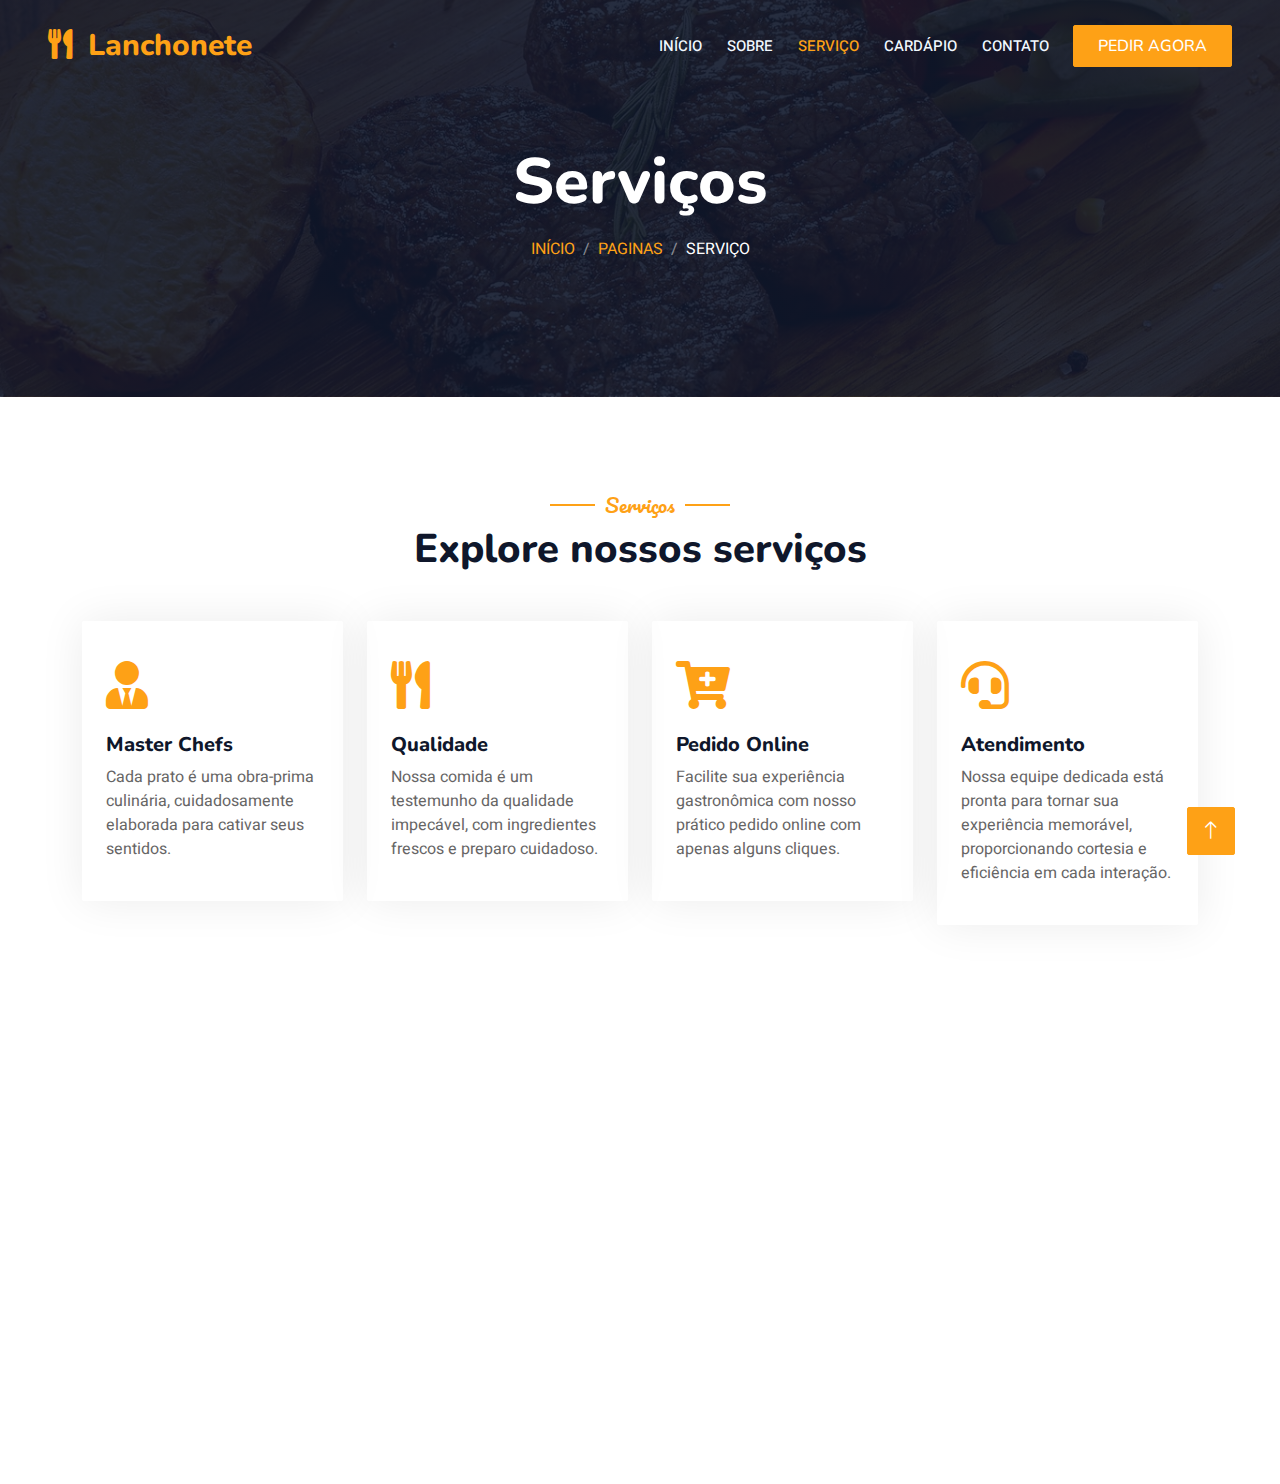
<file: service.html>
<!DOCTYPE html>
<html lang="en">

<head>
    <meta charset="utf-8">
    <title>Lanchonete - Serviço</title>
    <meta content="width=device-width, initial-scale=1.0" name="viewport">
    <meta content="" name="keywords">
    <meta content="" name="description">

    <!-- Favicon -->
    <link href="img/favicon.png" rel="icon">

    <!-- Google Web Fonts -->
    <link rel="preconnect" href="https://fonts.googleapis.com">
    <link rel="preconnect" href="https://fonts.gstatic.com" crossorigin>
    <link href="https://fonts.googleapis.com/css2?family=Heebo:wght@400;500;600&family=Nunito:wght@600;700;800&family=Pacifico&display=swap" rel="stylesheet">

    <!-- Icon Font Stylesheet -->
    <link href="https://cdnjs.cloudflare.com/ajax/libs/font-awesome/5.10.0/css/all.min.css" rel="stylesheet">
    <link href="https://cdn.jsdelivr.net/npm/bootstrap-icons@1.4.1/font/bootstrap-icons.css" rel="stylesheet">

    <!-- Libraries Stylesheet -->
    <link href="lib/animate/animate.min.css" rel="stylesheet">
    <link href="lib/owlcarousel/assets/owl.carousel.min.css" rel="stylesheet">
    <link href="lib/tempusdominus/css/tempusdominus-bootstrap-4.min.css" rel="stylesheet" />

    <!-- Customized Bootstrap Stylesheet -->
    <link href="css/bootstrap.min.css" rel="stylesheet">

    <!-- Template Stylesheet -->
    <link href="css/style.css" rel="stylesheet">
</head>

<body>
    <div class="container-xxl bg-white p-0">
        <!-- Spinner Start -->
        <div id="spinner" class="show bg-white position-fixed translate-middle w-100 vh-100 top-50 start-50 d-flex align-items-center justify-content-center">
            <div class="spinner-border text-primary" style="width: 3rem; height: 3rem;" role="status">
                <span class="sr-only">Loading...</span>
            </div>
        </div>
        <!-- Spinner End -->


        <!-- Navbar & Hero Start -->
        <div class="container-xxl position-relative p-0">
            <nav class="navbar navbar-expand-lg navbar-dark bg-dark px-4 px-lg-5 py-3 py-lg-0">
                <a href="" class="navbar-brand p-0">
                    <h1 style="font-size: 30px;" class="text-primary m-0"><i class="fa fa-utensils me-3"></i>Lanchonete</h1>
                    <!-- <img src="img/logo.png" alt="Logo"> -->
                </a>
                <button class="navbar-toggler" type="button" data-bs-toggle="collapse" data-bs-target="#navbarCollapse">
                    <span class="fa fa-bars"></span>
                </button>
                <div class="collapse navbar-collapse" id="navbarCollapse">
                    <div class="navbar-nav ms-auto py-0 pe-4">
                        <a href="index.html" class="nav-item nav-link">Início</a>
                        <a href="about.html" class="nav-item nav-link">Sobre</a>
                        <a href="service.html" class="nav-item nav-link active">Serviço</a>
                        <a href="menu.html" class="nav-item nav-link">Cardápio</a>
                        <a href="contact.html" class="nav-item nav-link">Contato</a>
                    </div>
                    <a href="./form.html" class="btn btn-primary py-2 px-4">Pedir agora</a>
                </div>
            </nav>

            <div class="container-xxl py-5 bg-dark hero-header mb-5">
                <div class="container text-center my-5 pt-5 pb-4">
                    <h1 class="display-3 text-white mb-3 animated slideInDown">Serviços</h1>
                    <nav aria-label="breadcrumb">
                        <ol class="breadcrumb justify-content-center text-uppercase">
                            <li class="breadcrumb-item"><a href="./index.html">Início</a></li>
                            <li class="breadcrumb-item"><a href="#">Paginas</a></li>
                            <li class="breadcrumb-item text-white active" aria-current="page">Serviço</li>
                        </ol>
                    </nav>
                </div>
            </div>
        </div>
        <!-- Navbar & Hero End -->


        <!-- Service Start -->
        <div class="container-xxl py-5">
            <div class="container">
                <div class="text-center wow fadeInUp" data-wow-delay="0.1s">
                    <h5 class="section-title ff-secondary text-center text-primary fw-normal">Serviços</h5>
                    <h1 class="mb-5">Explore nossos serviços</h1>
                </div>
                <div class="row g-4">
                    <div class="col-lg-3 col-sm-6 wow fadeInUp" data-wow-delay="0.1s">
                        <div class="service-item rounded pt-3">
                            <div class="p-4">
                                <i class="fa fa-3x fa-user-tie text-primary mb-4"></i>
                                <h5>Master Chefs</h5>
                                <p>Cada prato é uma obra-prima culinária, cuidadosamente elaborada para cativar seus sentidos.</p>
                            </div>
                        </div>
                    </div>
                    <div class="col-lg-3 col-sm-6 wow fadeInUp" data-wow-delay="0.3s">
                        <div class="service-item rounded pt-3">
                            <div class="p-4">
                                <i class="fa fa-3x fa-utensils text-primary mb-4"></i>
                                <h5>Qualidade</h5>
                                <p>Nossa comida é um testemunho da qualidade impecável, com ingredientes frescos e preparo cuidadoso. </p>
                            </div>
                        </div>
                    </div>
                    <div class="col-lg-3 col-sm-6 wow fadeInUp" data-wow-delay="0.5s">
                        <div class="service-item rounded pt-3">
                            <div class="p-4">
                                <i class="fa fa-3x fa-cart-plus text-primary mb-4"></i>
                                <h5>Pedido Online</h5>
                                <p>Facilite sua experiência gastronômica com nosso prático pedido online com apenas alguns cliques.</p>
                            </div>
                        </div>
                    </div>
                    <div class="col-lg-3 col-sm-6 wow fadeInUp" data-wow-delay="0.7s">
                        <div class="service-item rounded pt-3">
                            <div class="p-4">
                                <i class="fa fa-3x fa-headset text-primary mb-4"></i>
                                <h5>Atendimento</h5>
                                <p>Nossa equipe dedicada está pronta para tornar sua experiência memorável, proporcionando cortesia e eficiência em cada interação. </p>
                            </div>
                        </div>
                    </div>
                </div>
            </div>
        </div>
        <!-- Service End -->
        

       <!-- Footer Start -->
       <div class="container-fluid bg-dark text-light footer pt-5 mt-5 wow fadeIn" data-wow-delay="0.1s">
        <div class="container py-5">
            <div class="row g-5">
                <div class="col-lg-3 col-md-6">
                    <h4 class="section-title ff-secondary text-start text-primary fw-normal mb-4">Empresa</h4>
                    <a class="btn btn-link" href="./about.html">Sobre Nós</a>
                    <a class="btn btn-link" href="./contact.html">Contato</a>
                    <a class="btn btn-link" href="./index.html#avaliacao">Avaliação</a>
                    <a class="btn btn-link" href="#">Política de Privacidade</a>
                    <a class="btn btn-link" href="#">Termos de Uso</a>
                </div>
                <div class="col-lg-3 col-md-6">
                    <h4 class="section-title ff-secondary text-start text-primary fw-normal mb-4">Contato</h4>
                    <p class="mb-2"><i class="fa fa-map-marker-alt me-3"></i>Rua, Cidade, Estado</p>
                    <p class="mb-2"><i class="fa fa-phone-alt me-3"></i>+55 (16) 12345-6789</p>
                    <p class="mb-2"><i class="fa fa-envelope me-3"></i>contato@gmail.com</p>
                    <div class="d-flex pt-2">
                        <a class="btn btn-outline-light btn-social" href=""><i class="fab fa-twitter"></i></a>
                        <a class="btn btn-outline-light btn-social" href=""><i class="fab fa-facebook-f"></i></a>
                        <a class="btn btn-outline-light btn-social" href=""><i class="fab fa-youtube"></i></a>
                        <a class="btn btn-outline-light btn-social" href=""><i class="fab fa-instagram"></i></a>
                    </div>
                </div>
                <div class="col-lg-3 col-md-6">
                    <h4 class="section-title ff-secondary text-start text-primary fw-normal mb-4">Horários</h4>
                    <h5 class="text-light fw-normal">Segunda a Sábado</h5>
                    <p>18:00 as 00:00</p>
                    <h5 class="text-light fw-normal">Domingo</h5>
                    <p>18:00 as 00:00</p>
                </div>
                <div class="col-lg-3 col-md-6">
                    <h4 class="section-title ff-secondary text-start text-primary fw-normal mb-4">Novidades</h4>
                    <p>Explore o melhor conteúdo diretamente na sua caixa de entrada com nossas novidades</p>
                    <div class="position-relative mx-auto" style="max-width: 400px;">
                        <input class="form-control border-primary w-100 py-3 ps-4 pe-5" type="text" placeholder="Seu email">
                        <button type="button" class="btn btn-primary py-2 position-absolute top-0 end-0 mt-2 me-2">Enviar</button>
                    </div>
                </div>
            </div>
        </div>
        <div class="container">
            <div class="copyright">
                <div class="row">
                    <div class="col-md-6 text-center text-md-start mb-3 mb-md-0">
                        &copy; <a class="border-bottom" href="https://lanchonet.netlify.app">lanchonet.netlify.app</a>, Todos Direitos Reservados. 
                        
                        <!--/*** This template is free as long as you keep the footer author’s credit link/attribution link/backlink. If you'd like to use the template without the footer author’s credit link/attribution link/backlink, you can purchase the Credit Removal License from "https://htmlcodex.com/credit-removal". Thank you for your support. ***/-->
                        <br><br> Feito por <a class="border-bottom" href="https://tecvit.netlify.app" target="_blank">TecVit</a>
                    </div>
                    <div class="col-md-6 text-center text-md-end">
                        <div class="footer-menu">
                            <a href="./index.html">Início</a>
                            <a href="./about.html">Sobre Nós</a>
                            <a href="">Ajuda</a>
                        </div>
                    </div>
                </div>
            </div>
        </div>
    </div>
    <!-- Footer End -->


        <!-- Back to Top -->
        <a href="#" class="btn btn-lg btn-primary btn-lg-square back-to-top"><i class="bi bi-arrow-up"></i></a>
    </div>

    <!-- JavaScript Libraries -->
    <script src="https://code.jquery.com/jquery-3.4.1.min.js"></script>
    <script src="https://cdn.jsdelivr.net/npm/bootstrap@5.0.0/dist/js/bootstrap.bundle.min.js"></script>
    <script src="lib/wow/wow.min.js"></script>
    <script src="lib/easing/easing.min.js"></script>
    <script src="lib/waypoints/waypoints.min.js"></script>
    <script src="lib/counterup/counterup.min.js"></script>
    <script src="lib/owlcarousel/owl.carousel.min.js"></script>
    <script src="lib/tempusdominus/js/moment.min.js"></script>
    <script src="lib/tempusdominus/js/moment-timezone.min.js"></script>
    <script src="lib/tempusdominus/js/tempusdominus-bootstrap-4.min.js"></script>

    <!-- Template Javascript -->
    <script src="js/main.js"></script>
</body>

</html>
</file>
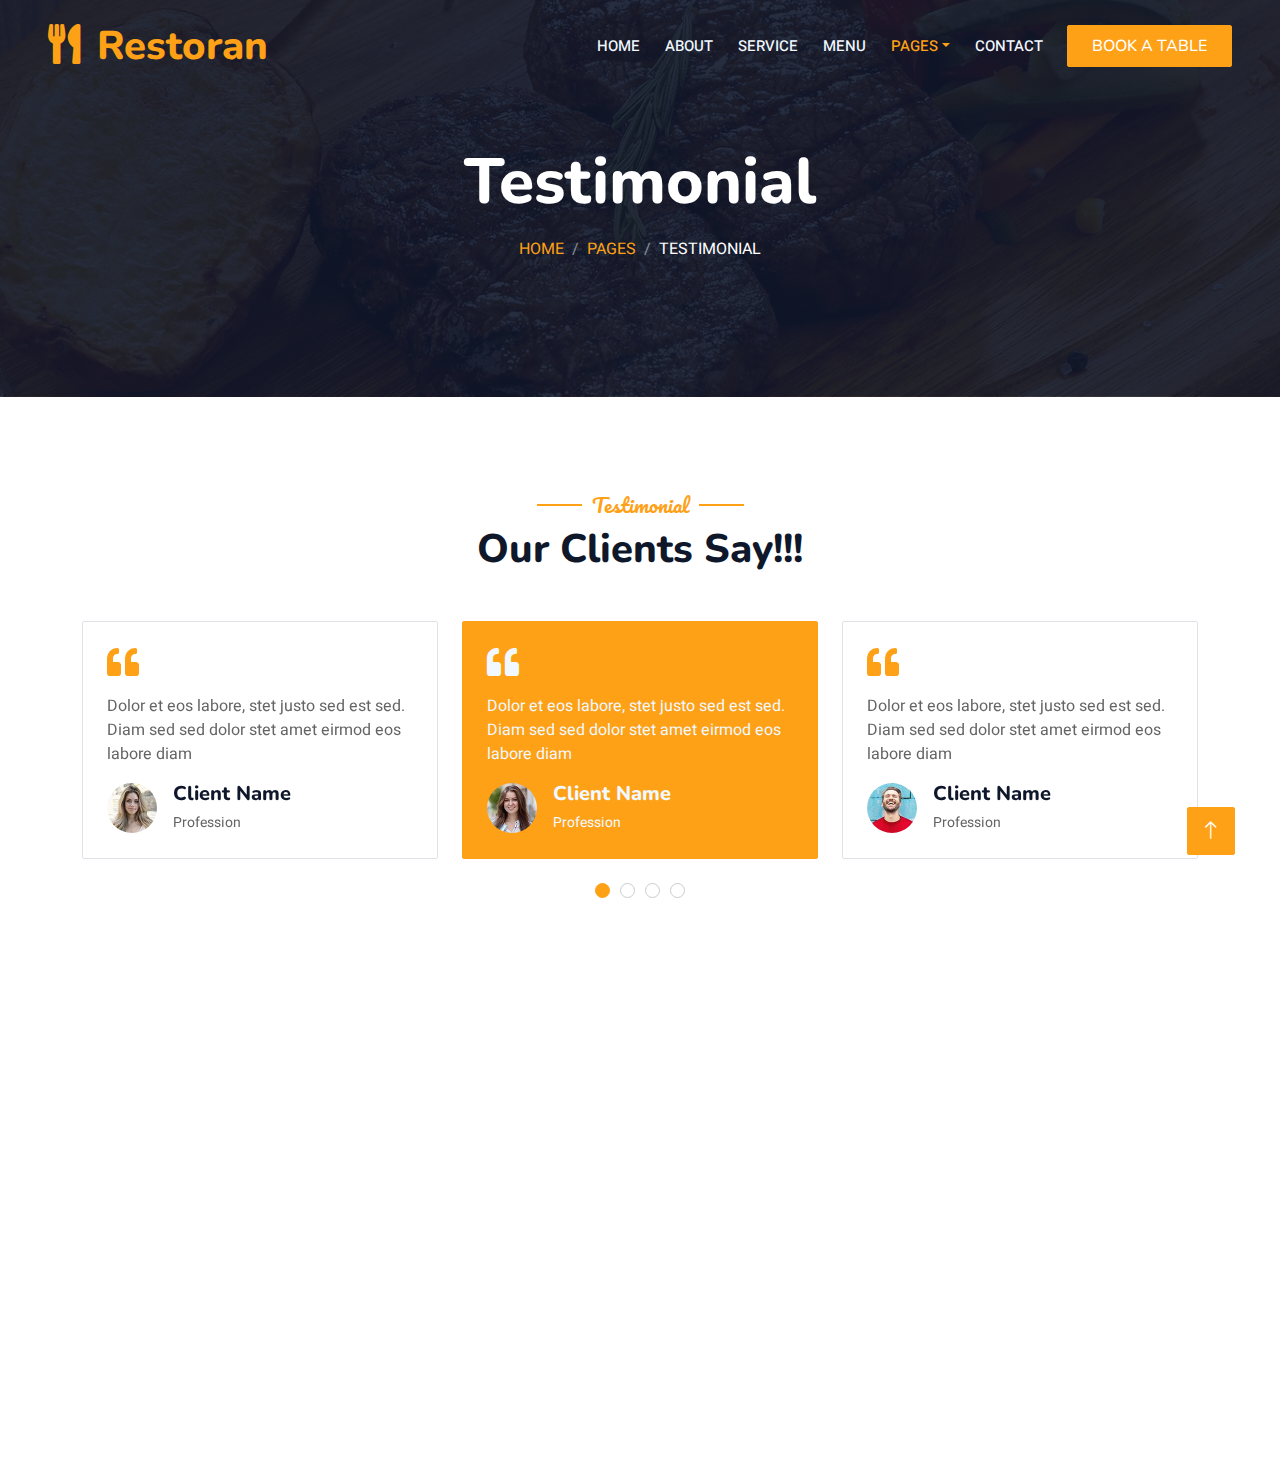
<file: testimonial.html>
<!DOCTYPE html>
<html lang="en">

<head>
    <meta charset="utf-8">
    <title>Renato Lanches - </title>
    <meta content="width=device-width, initial-scale=1.0" name="viewport">
    <meta content="" name="keywords">
    <meta content="" name="description">

    <!-- Favicon -->
    <link href="img/favicon.ico" rel="icon">

    <!-- Google Web Fonts -->
    <link rel="preconnect" href="https://fonts.googleapis.com">
    <link rel="preconnect" href="https://fonts.gstatic.com" crossorigin>
    <link href="https://fonts.googleapis.com/css2?family=Heebo:wght@400;500;600&family=Nunito:wght@600;700;800&family=Pacifico&display=swap" rel="stylesheet">

    <!-- Icon Font Stylesheet -->
    <link href="https://cdnjs.cloudflare.com/ajax/libs/font-awesome/5.10.0/css/all.min.css" rel="stylesheet">
    <link href="https://cdn.jsdelivr.net/npm/bootstrap-icons@1.4.1/font/bootstrap-icons.css" rel="stylesheet">

    <!-- Libraries Stylesheet -->
    <link href="lib/animate/animate.min.css" rel="stylesheet">
    <link href="lib/owlcarousel/assets/owl.carousel.min.css" rel="stylesheet">
    <link href="lib/tempusdominus/css/tempusdominus-bootstrap-4.min.css" rel="stylesheet" />

    <!-- Customized Bootstrap Stylesheet -->
    <link href="css/bootstrap.min.css" rel="stylesheet">

    <!-- Template Stylesheet -->
    <link href="css/style.css" rel="stylesheet">
</head>

<body>
    <div class="container-xxl bg-white p-0">
        <!-- Spinner Start -->
        <div id="spinner" class="show bg-white position-fixed translate-middle w-100 vh-100 top-50 start-50 d-flex align-items-center justify-content-center">
            <div class="spinner-border text-primary" style="width: 3rem; height: 3rem;" role="status">
                <span class="sr-only">Loading...</span>
            </div>
        </div>
        <!-- Spinner End -->


        <!-- Navbar & Hero Start -->
        <div class="container-xxl position-relative p-0">
            <nav class="navbar navbar-expand-lg navbar-dark bg-dark px-4 px-lg-5 py-3 py-lg-0">
                <a href="" class="navbar-brand p-0">
                    <h1 class="text-primary m-0"><i class="fa fa-utensils me-3"></i>Restoran</h1>
                    <!-- <img src="img/logo.png" alt="Logo"> -->
                </a>
                <button class="navbar-toggler" type="button" data-bs-toggle="collapse" data-bs-target="#navbarCollapse">
                    <span class="fa fa-bars"></span>
                </button>
                <div class="collapse navbar-collapse" id="navbarCollapse">
                    <div class="navbar-nav ms-auto py-0 pe-4">
                        <a href="index.html" class="nav-item nav-link">Home</a>
                        <a href="about.html" class="nav-item nav-link">About</a>
                        <a href="service.html" class="nav-item nav-link">Service</a>
                        <a href="menu.html" class="nav-item nav-link">Menu</a>
                        <div class="nav-item dropdown">
                            <a href="#" class="nav-link dropdown-toggle active" data-bs-toggle="dropdown">Pages</a>
                            <div class="dropdown-menu m-0">
                                <a href="booking.html" class="dropdown-item">Booking</a>
                                <a href="team.html" class="dropdown-item">Our Team</a>
                                <a href="testimonial.html" class="dropdown-item active">Testimonial</a>
                            </div>
                        </div>
                        <a href="contact.html" class="nav-item nav-link">Contact</a>
                    </div>
                    <a href="" class="btn btn-primary py-2 px-4">Book A Table</a>
                </div>
            </nav>

            <div class="container-xxl py-5 bg-dark hero-header mb-5">
                <div class="container text-center my-5 pt-5 pb-4">
                    <h1 class="display-3 text-white mb-3 animated slideInDown">Testimonial</h1>
                    <nav aria-label="breadcrumb">
                        <ol class="breadcrumb justify-content-center text-uppercase">
                            <li class="breadcrumb-item"><a href="#">Home</a></li>
                            <li class="breadcrumb-item"><a href="#">Pages</a></li>
                            <li class="breadcrumb-item text-white active" aria-current="page">Testimonial</li>
                        </ol>
                    </nav>
                </div>
            </div>
        </div>
        <!-- Navbar & Hero End -->


        <!-- Testimonial Start -->
        <div class="container-xxl py-5 wow fadeInUp" data-wow-delay="0.1s">
            <div class="container">
                <div class="text-center">
                    <h5 class="section-title ff-secondary text-center text-primary fw-normal">Testimonial</h5>
                    <h1 class="mb-5">Our Clients Say!!!</h1>
                </div>
                <div class="owl-carousel testimonial-carousel">
                    <div class="testimonial-item bg-transparent border rounded p-4">
                        <i class="fa fa-quote-left fa-2x text-primary mb-3"></i>
                        <p>Dolor et eos labore, stet justo sed est sed. Diam sed sed dolor stet amet eirmod eos labore diam</p>
                        <div class="d-flex align-items-center">
                            <img class="img-fluid flex-shrink-0 rounded-circle" src="img/testimonial-1.jpg" style="width: 50px; height: 50px;">
                            <div class="ps-3">
                                <h5 class="mb-1">Client Name</h5>
                                <small>Profession</small>
                            </div>
                        </div>
                    </div>
                    <div class="testimonial-item bg-transparent border rounded p-4">
                        <i class="fa fa-quote-left fa-2x text-primary mb-3"></i>
                        <p>Dolor et eos labore, stet justo sed est sed. Diam sed sed dolor stet amet eirmod eos labore diam</p>
                        <div class="d-flex align-items-center">
                            <img class="img-fluid flex-shrink-0 rounded-circle" src="img/testimonial-2.jpg" style="width: 50px; height: 50px;">
                            <div class="ps-3">
                                <h5 class="mb-1">Client Name</h5>
                                <small>Profession</small>
                            </div>
                        </div>
                    </div>
                    <div class="testimonial-item bg-transparent border rounded p-4">
                        <i class="fa fa-quote-left fa-2x text-primary mb-3"></i>
                        <p>Dolor et eos labore, stet justo sed est sed. Diam sed sed dolor stet amet eirmod eos labore diam</p>
                        <div class="d-flex align-items-center">
                            <img class="img-fluid flex-shrink-0 rounded-circle" src="img/testimonial-3.jpg" style="width: 50px; height: 50px;">
                            <div class="ps-3">
                                <h5 class="mb-1">Client Name</h5>
                                <small>Profession</small>
                            </div>
                        </div>
                    </div>
                    <div class="testimonial-item bg-transparent border rounded p-4">
                        <i class="fa fa-quote-left fa-2x text-primary mb-3"></i>
                        <p>Dolor et eos labore, stet justo sed est sed. Diam sed sed dolor stet amet eirmod eos labore diam</p>
                        <div class="d-flex align-items-center">
                            <img class="img-fluid flex-shrink-0 rounded-circle" src="img/testimonial-4.jpg" style="width: 50px; height: 50px;">
                            <div class="ps-3">
                                <h5 class="mb-1">Client Name</h5>
                                <small>Profession</small>
                            </div>
                        </div>
                    </div>
                </div>
            </div>
        </div>
        <!-- Testimonial End -->
        

        <!-- Footer Start -->
        <div class="container-fluid bg-dark text-light footer pt-5 mt-5 wow fadeIn" data-wow-delay="0.1s">
            <div class="container py-5">
                <div class="row g-5">
                    <div class="col-lg-3 col-md-6">
                        <h4 class="section-title ff-secondary text-start text-primary fw-normal mb-4">Company</h4>
                        <a class="btn btn-link" href="">About Us</a>
                        <a class="btn btn-link" href="">Contact Us</a>
                        <a class="btn btn-link" href="">Reservation</a>
                        <a class="btn btn-link" href="">Privacy Policy</a>
                        <a class="btn btn-link" href="">Terms & Condition</a>
                    </div>
                    <div class="col-lg-3 col-md-6">
                        <h4 class="section-title ff-secondary text-start text-primary fw-normal mb-4">Contact</h4>
                        <p class="mb-2"><i class="fa fa-map-marker-alt me-3"></i>123 Street, New York, USA</p>
                        <p class="mb-2"><i class="fa fa-phone-alt me-3"></i>+012 345 67890</p>
                        <p class="mb-2"><i class="fa fa-envelope me-3"></i>info@example.com</p>
                        <div class="d-flex pt-2">
                            <a class="btn btn-outline-light btn-social" href=""><i class="fab fa-twitter"></i></a>
                            <a class="btn btn-outline-light btn-social" href=""><i class="fab fa-facebook-f"></i></a>
                            <a class="btn btn-outline-light btn-social" href=""><i class="fab fa-youtube"></i></a>
                            <a class="btn btn-outline-light btn-social" href=""><i class="fab fa-linkedin-in"></i></a>
                        </div>
                    </div>
                    <div class="col-lg-3 col-md-6">
                        <h4 class="section-title ff-secondary text-start text-primary fw-normal mb-4">Opening</h4>
                        <h5 class="text-light fw-normal">Monday - Saturday</h5>
                        <p>09AM - 09PM</p>
                        <h5 class="text-light fw-normal">Sunday</h5>
                        <p>10AM - 08PM</p>
                    </div>
                    <div class="col-lg-3 col-md-6">
                        <h4 class="section-title ff-secondary text-start text-primary fw-normal mb-4">Newsletter</h4>
                        <p>Dolor amet sit justo amet elitr clita ipsum elitr est.</p>
                        <div class="position-relative mx-auto" style="max-width: 400px;">
                            <input class="form-control border-primary w-100 py-3 ps-4 pe-5" type="text" placeholder="Your email">
                            <button type="button" class="btn btn-primary py-2 position-absolute top-0 end-0 mt-2 me-2">SignUp</button>
                        </div>
                    </div>
                </div>
            </div>
            <div class="container">
                <div class="copyright">
                    <div class="row">
                        <div class="col-md-6 text-center text-md-start mb-3 mb-md-0">
                            &copy; <a class="border-bottom" href="#">Your Site Name</a>, All Right Reserved. 
							
							<!--/*** This template is free as long as you keep the footer author’s credit link/attribution link/backlink. If you'd like to use the template without the footer author’s credit link/attribution link/backlink, you can purchase the Credit Removal License from "https://htmlcodex.com/credit-removal". Thank you for your support. ***/-->
							Designed By <a class="border-bottom" href="https://htmlcodex.com">HTML Codex</a><br><br>
                            Distributed By <a class="border-bottom" href="https://themewagon.com" target="_blank">ThemeWagon</a>
                        </div>
                        <div class="col-md-6 text-center text-md-end">
                            <div class="footer-menu">
                                <a href="">Home</a>
                                <a href="">Cookies</a>
                                <a href="">Help</a>
                                <a href="">FQAs</a>
                            </div>
                        </div>
                    </div>
                </div>
            </div>
        </div>
        <!-- Footer End -->


        <!-- Back to Top -->
        <a href="#" class="btn btn-lg btn-primary btn-lg-square back-to-top"><i class="bi bi-arrow-up"></i></a>
    </div>

    <!-- JavaScript Libraries -->
    <script src="https://code.jquery.com/jquery-3.4.1.min.js"></script>
    <script src="https://cdn.jsdelivr.net/npm/bootstrap@5.0.0/dist/js/bootstrap.bundle.min.js"></script>
    <script src="lib/wow/wow.min.js"></script>
    <script src="lib/easing/easing.min.js"></script>
    <script src="lib/waypoints/waypoints.min.js"></script>
    <script src="lib/counterup/counterup.min.js"></script>
    <script src="lib/owlcarousel/owl.carousel.min.js"></script>
    <script src="lib/tempusdominus/js/moment.min.js"></script>
    <script src="lib/tempusdominus/js/moment-timezone.min.js"></script>
    <script src="lib/tempusdominus/js/tempusdominus-bootstrap-4.min.js"></script>

    <!-- Template Javascript -->
    <script src="js/main.js"></script>
</body>

</html>
</file>
<file: css/style.css>
/********** Template CSS **********/
:root {
    --primary: #FEA116;
    --light: #F1F8FF;
    --dark: #0F172B;
}

.ff-secondary {
    font-family: 'Pacifico', cursive;
}

.fw-medium {
    font-weight: 600 !important;
}

.fw-semi-bold {
    font-weight: 700 !important;
}

.back-to-top {
    position: fixed;
    display: none;
    right: 45px;
    bottom: 45px;
    z-index: 99;
}


/*** Spinner ***/
#spinner {
    opacity: 0;
    visibility: hidden;
    transition: opacity .5s ease-out, visibility 0s linear .5s;
    z-index: 99999;
}

#spinner.show {
    transition: opacity .5s ease-out, visibility 0s linear 0s;
    visibility: visible;
    opacity: 1;
}


/*** Button ***/
.btn {
    font-family: 'Nunito', sans-serif;
    font-weight: 500;
    text-transform: uppercase;
    transition: .5s;
}

.btn.btn-primary,
.btn.btn-secondary {
    color: #FFFFFF;
}

.btn-square {
    width: 38px;
    height: 38px;
}

.btn-sm-square {
    width: 32px;
    height: 32px;
}

.btn-lg-square {
    width: 48px;
    height: 48px;
}

.btn-square,
.btn-sm-square,
.btn-lg-square {
    padding: 0;
    display: flex;
    align-items: center;
    justify-content: center;
    font-weight: normal;
    border-radius: 2px;
}


/*** Navbar ***/
.navbar-dark .navbar-nav .nav-link {
    position: relative;
    margin-left: 25px;
    padding: 35px 0;
    font-size: 15px;
    color: var(--light) !important;
    text-transform: uppercase;
    font-weight: 500;
    outline: none;
    transition: .5s;
}

.sticky-top.navbar-dark .navbar-nav .nav-link {
    padding: 20px 0;
}

.navbar-dark .navbar-nav .nav-link:hover,
.navbar-dark .navbar-nav .nav-link.active {
    color: var(--primary) !important;
}

.navbar-dark .navbar-brand img {
    max-height: 60px;
    transition: .5s;
}

.sticky-top.navbar-dark .navbar-brand img {
    max-height: 45px;
}

@media (max-width: 991.98px) {
    .sticky-top.navbar-dark {
        position: relative;
    }

    .navbar-dark .navbar-collapse {
        margin-top: 15px;
        border-top: 1px solid rgba(255, 255, 255, .1)
    }

    .navbar-dark .navbar-nav .nav-link,
    .sticky-top.navbar-dark .navbar-nav .nav-link {
        padding: 10px 0;
        margin-left: 0;
    }

    .navbar-dark .navbar-brand img {
        max-height: 45px;
    }
}

@media (min-width: 992px) {
    .navbar-dark {
        position: absolute;
        width: 100%;
        top: 0;
        left: 0;
        z-index: 999;
        background: transparent !important;
    }
    
    .sticky-top.navbar-dark {
        position: fixed;
        background: var(--dark) !important;
    }
}


/*** Hero Header ***/
.hero-header {
    background: linear-gradient(rgba(15, 23, 43, .9), rgba(15, 23, 43, .9)), url(../img/bg-hero.jpg);
    background-position: center center;
    background-repeat: no-repeat;
    background-size: cover;
}

.breadcrumb-item + .breadcrumb-item::before {
    color: rgba(255, 255, 255, .5);
}


/*** Section Title ***/
.section-title {
    position: relative;
    display: inline-block;
}

.section-title::before {
    position: absolute;
    content: "";
    width: 45px;
    height: 2px;
    top: 50%;
    left: -55px;
    margin-top: -1px;
    background: var(--primary);
}

.section-title::after {
    position: absolute;
    content: "";
    width: 45px;
    height: 2px;
    top: 50%;
    right: -55px;
    margin-top: -1px;
    background: var(--primary);
}

.section-title.text-start::before,
.section-title.text-end::after {
    display: none;
}


/*** Service ***/
.service-item {
    box-shadow: 0 0 45px rgba(0, 0, 0, .08);
    transition: .5s;
}

.service-item:hover {
    background: var(--primary);
}

.service-item * {
    transition: .5s;
}

.service-item:hover * {
    color: var(--light) !important;
}


/*** Food Menu ***/
.nav-pills .nav-item .active {
    border-bottom: 2px solid var(--primary);
}


/*** Youtube Video ***/
.video {
    position: relative;
    height: 100%;
    min-height: 500px;
    background: linear-gradient(rgba(15, 23, 43, .1), rgba(15, 23, 43, .1)), url(../img/video.jpg);
    background-position: center center;
    background-repeat: no-repeat;
    background-size: cover;
}

.video .btn-play {
    position: absolute;
    z-index: 3;
    top: 50%;
    left: 50%;
    transform: translateX(-50%) translateY(-50%);
    box-sizing: content-box;
    display: block;
    width: 32px;
    height: 44px;
    border-radius: 50%;
    border: none;
    outline: none;
    padding: 18px 20px 18px 28px;
}

.video .btn-play:before {
    content: "";
    position: absolute;
    z-index: 0;
    left: 50%;
    top: 50%;
    transform: translateX(-50%) translateY(-50%);
    display: block;
    width: 100px;
    height: 100px;
    background: var(--primary);
    border-radius: 50%;
    animation: pulse-border 1500ms ease-out infinite;
}

.video .btn-play:after {
    content: "";
    position: absolute;
    z-index: 1;
    left: 50%;
    top: 50%;
    transform: translateX(-50%) translateY(-50%);
    display: block;
    width: 100px;
    height: 100px;
    background: var(--primary);
    border-radius: 50%;
    transition: all 200ms;
}

.video .btn-play img {
    position: relative;
    z-index: 3;
    max-width: 100%;
    width: auto;
    height: auto;
}

.video .btn-play span {
    display: block;
    position: relative;
    z-index: 3;
    width: 0;
    height: 0;
    border-left: 32px solid var(--dark);
    border-top: 22px solid transparent;
    border-bottom: 22px solid transparent;
}

@keyframes pulse-border {
    0% {
        transform: translateX(-50%) translateY(-50%) translateZ(0) scale(1);
        opacity: 1;
    }

    100% {
        transform: translateX(-50%) translateY(-50%) translateZ(0) scale(1.5);
        opacity: 0;
    }
}

#videoModal {
    z-index: 99999;
}

#videoModal .modal-dialog {
    position: relative;
    max-width: 800px;
    margin: 60px auto 0 auto;
}

#videoModal .modal-body {
    position: relative;
    padding: 0px;
}

#videoModal .close {
    position: absolute;
    width: 30px;
    height: 30px;
    right: 0px;
    top: -30px;
    z-index: 999;
    font-size: 30px;
    font-weight: normal;
    color: #FFFFFF;
    background: #000000;
    opacity: 1;
}


/*** Team ***/
.team-item {
    box-shadow: 0 0 45px rgba(0, 0, 0, .08);
    height: calc(100% - 38px);
    transition: .5s;
}

.team-item img {
    transition: .5s;
}

.team-item:hover img {
    transform: scale(1.1);
}

.team-item:hover {
    height: 100%;
}

.team-item .btn {
    border-radius: 38px 38px 0 0;
}


/*** Testimonial ***/
.testimonial-carousel .owl-item .testimonial-item,
.testimonial-carousel .owl-item.center .testimonial-item * {
    transition: .5s;
}

.testimonial-carousel .owl-item.center .testimonial-item {
    background: var(--primary) !important;
    border-color: var(--primary) !important;
}

.testimonial-carousel .owl-item.center .testimonial-item * {
    color: var(--light) !important;
}

.testimonial-carousel .owl-dots {
    margin-top: 24px;
    display: flex;
    align-items: flex-end;
    justify-content: center;
}

.testimonial-carousel .owl-dot {
    position: relative;
    display: inline-block;
    margin: 0 5px;
    width: 15px;
    height: 15px;
    border: 1px solid #CCCCCC;
    border-radius: 15px;
    transition: .5s;
}

.testimonial-carousel .owl-dot.active {
    background: var(--primary);
    border-color: var(--primary);
}


/*** Footer ***/
.footer .btn.btn-social {
    margin-right: 5px;
    width: 35px;
    height: 35px;
    display: flex;
    align-items: center;
    justify-content: center;
    color: var(--light);
    border: 1px solid #FFFFFF;
    border-radius: 35px;
    transition: .3s;
}

.footer .btn.btn-social:hover {
    color: var(--primary);
}

.footer .btn.btn-link {
    display: block;
    margin-bottom: 5px;
    padding: 0;
    text-align: left;
    color: #FFFFFF;
    font-size: 15px;
    font-weight: normal;
    text-transform: capitalize;
    transition: .3s;
}

.footer .btn.btn-link::before {
    position: relative;
    content: "\f105";
    font-family: "Font Awesome 5 Free";
    font-weight: 900;
    margin-right: 10px;
}

.footer .btn.btn-link:hover {
    letter-spacing: 1px;
    box-shadow: none;
}

.footer .copyright {
    padding: 25px 0;
    font-size: 15px;
    border-top: 1px solid rgba(256, 256, 256, .1);
}

.footer .copyright a {
    color: var(--light);
}

.footer .footer-menu a {
    margin-right: 15px;
    padding-right: 15px;
    border-right: 1px solid rgba(255, 255, 255, .1);
}

.footer .footer-menu a:last-child {
    margin-right: 0;
    padding-right: 0;
    border-right: none;
}
</file>
